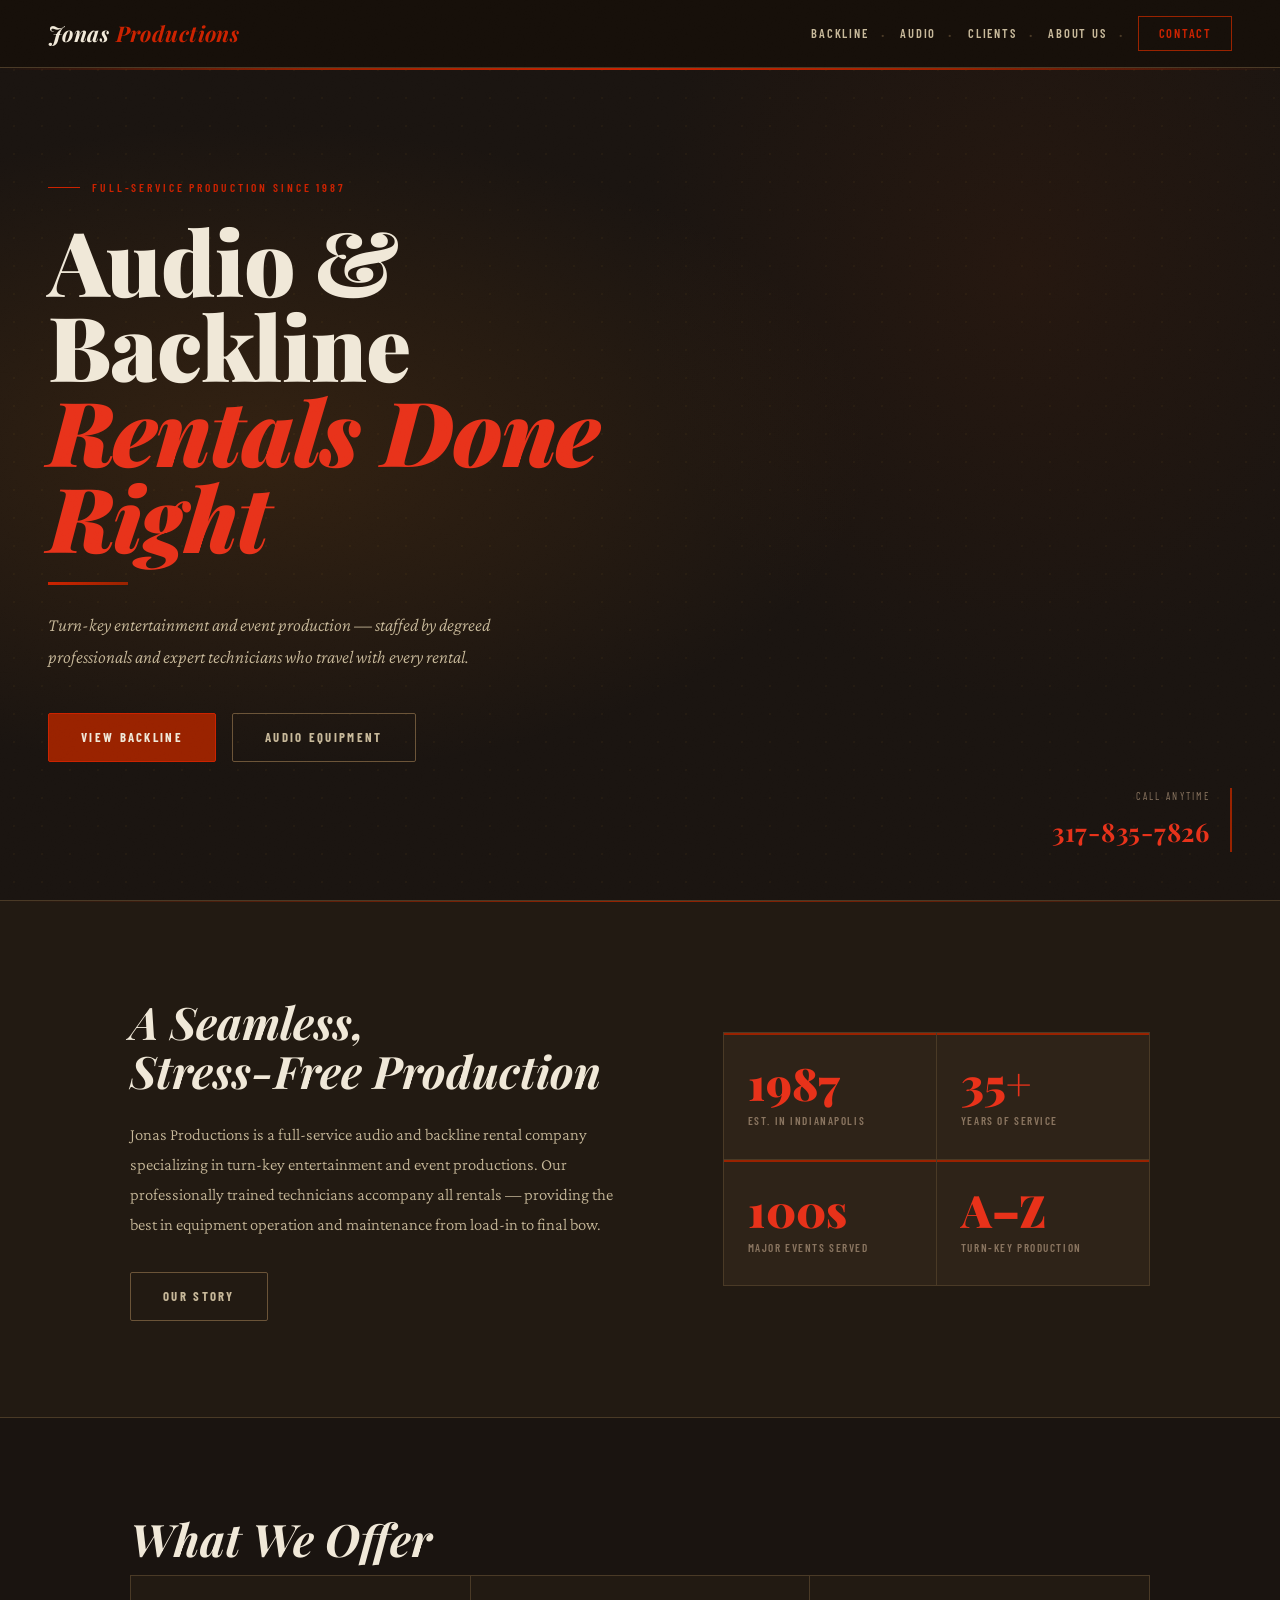
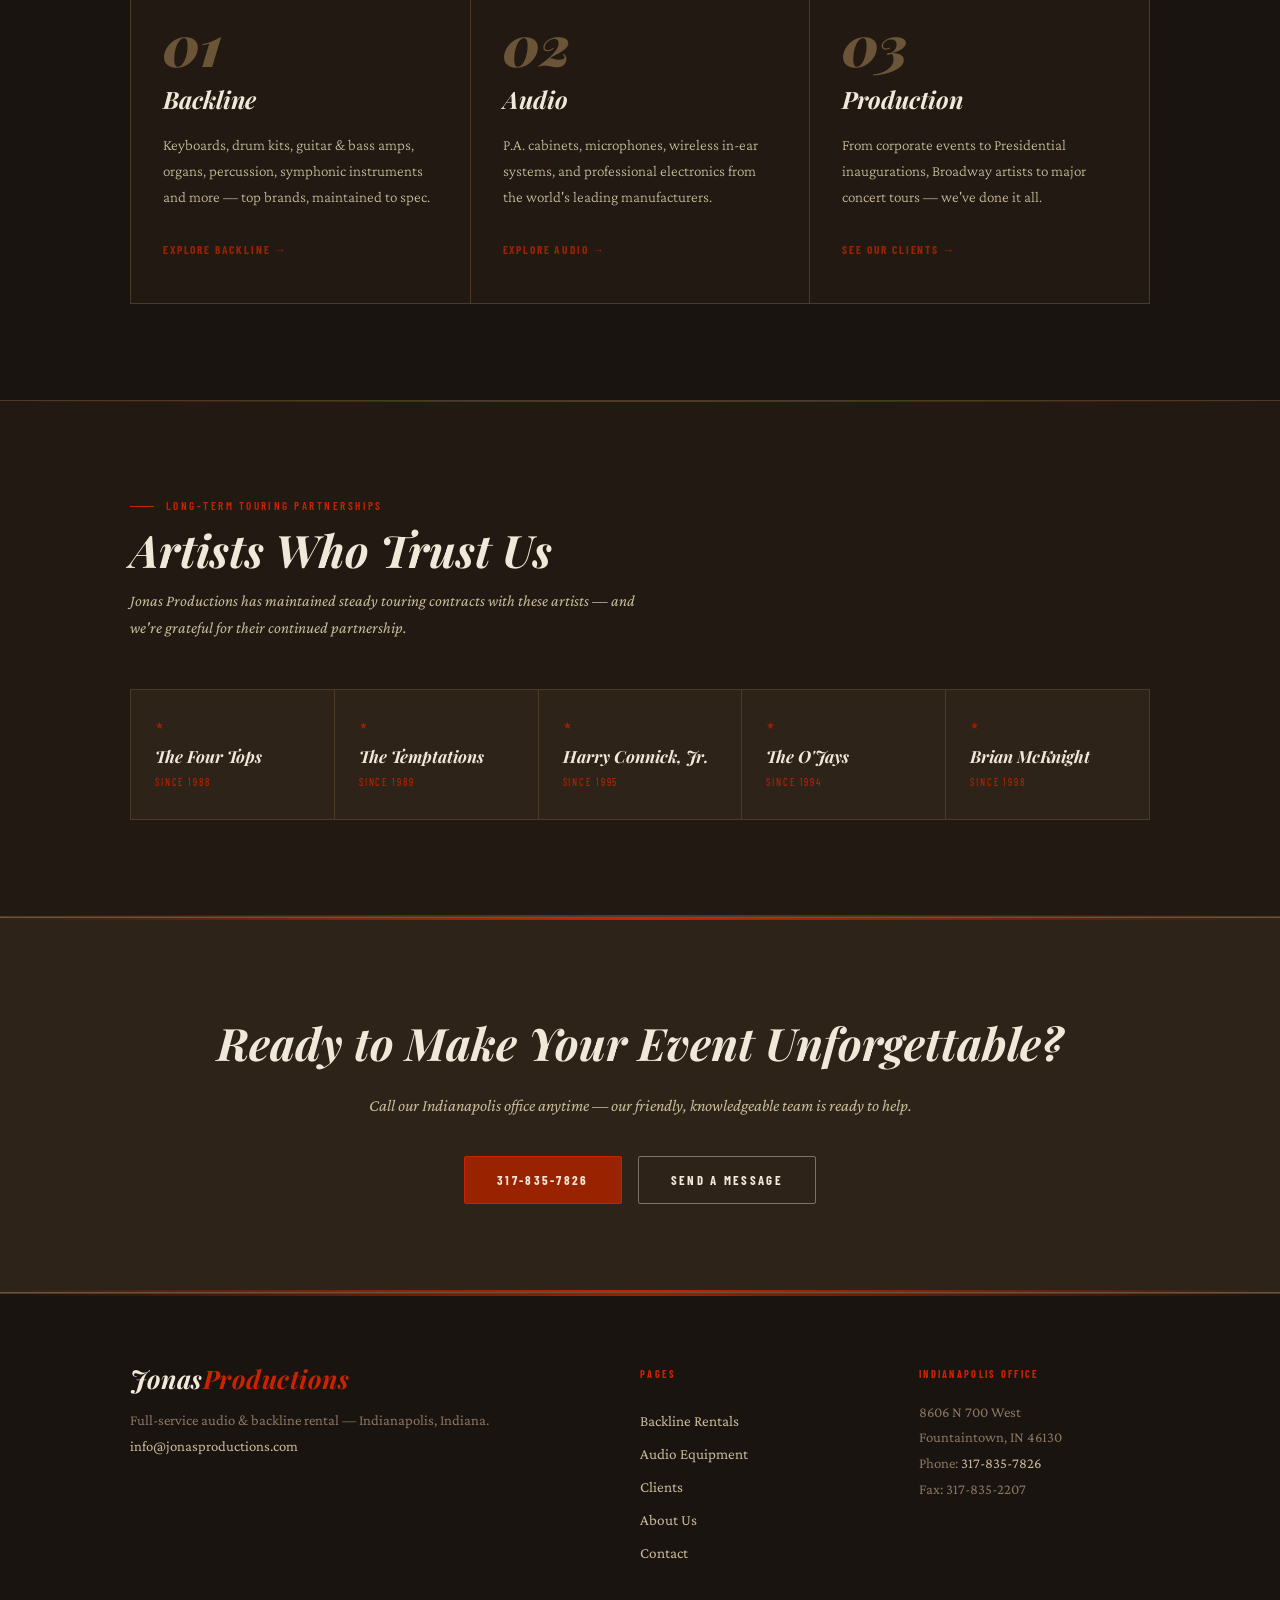
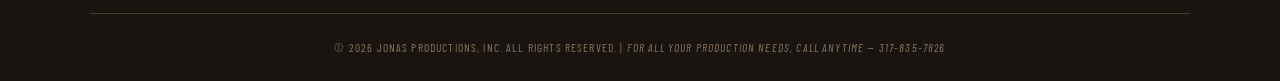
<file: index.html>
<!DOCTYPE html>
<html lang="en">
<head>
<meta charset="UTF-8">
<meta name="viewport" content="width=device-width, initial-scale=1.0">
<title>Jonas Productions — Audio & Backline Rentals Since 1987</title>
<meta name="description" content="Jonas Productions — full-service audio and backline rental company. Turn-key event production staffed by degreed professionals. Serving artists and corporations since 1987. Indianapolis, Indiana.">
<meta property="og:title" content="Jonas Productions — Audio and Backline Rentals Since 1987">
<meta property="og:description" content="Full-service audio and backline rental. Professionally trained technicians accompany every rental. Indianapolis, Indiana.">
<meta property="og:url" content="https://jonasproductions.com/">
<meta property="og:type" content="website">
<link href="https://fonts.googleapis.com/css2?family=Playfair+Display:ital,wght@0,400;0,700;0,900;1,400;1,700&family=Crimson+Pro:ital,wght@0,300;0,400;0,600;1,300;1,400&family=Barlow+Condensed:wght@400;600;700&display=swap" rel="stylesheet">
<link rel="stylesheet" href="style.css">
</head>
<body>

<header>
  <a href="index.html" class="logo">Jonas<span> Productions</span></a>
  <nav>
    <a href="backline.html">Backline</a>
    <a href="audio.html">Audio</a>
    <a href="clients.html">Clients</a>
    <a href="about.html">About Us</a>
    <a href="contact.html" class="nav-cta">Contact</a>
  </nav>
  <button class="hamburger" aria-label="Menu">&#9776;</button>
</header>

<section class="hero">
  <div class="hero-bg"></div>
  <div class="hero-content">
    <p class="hero-eyebrow">Full-Service Production Since 1987</p>
    <h1>Audio &amp; Backline<br><em>Rentals Done Right</em></h1>
    <div class="hero-rule"></div>
    <p class="hero-sub">Turn-key entertainment and event production — staffed by degreed professionals and expert technicians who travel with every rental.</p>
    <div class="hero-actions">
      <a href="backline.html" class="btn btn-primary">View Backline</a>
      <a href="audio.html" class="btn btn-secondary">Audio Equipment</a>
    </div>
  </div>
  <div class="hero-phone">
    <span>Call Anytime</span>
    <a href="tel:3178357826">317-835-7826</a>
  </div>
</section>

<section class="intro">
  <div class="container">
    <div class="intro-grid">
      <div class="intro-text">
        <h2>A Seamless,<br>Stress-Free Production</h2>
        <p>Jonas Productions is a full-service audio and backline rental company specializing in turn-key entertainment and event productions. Our professionally trained technicians accompany all rentals — providing the best in equipment operation and maintenance from load-in to final bow.</p>
        <a href="about.html" class="btn btn-outline">Our Story</a>
      </div>
      <div class="intro-stats">
        <div class="stat">
          <span class="stat-num">1987</span>
          <span class="stat-label">Est. in Indianapolis</span>
        </div>
        <div class="stat">
          <span class="stat-num">35+</span>
          <span class="stat-label">Years of Service</span>
        </div>
        <div class="stat">
          <span class="stat-num">100s</span>
          <span class="stat-label">Major Events Served</span>
        </div>
        <div class="stat">
          <span class="stat-num">A–Z</span>
          <span class="stat-label">Turn-Key Production</span>
        </div>
      </div>
    </div>
  </div>
</section>

<section class="services">
  <div class="container">
    <h2 class="section-title">What We Offer</h2>
    <div class="services-grid">
      <a href="backline.html" class="service-card">
        <div class="service-num">01</div>
        <h3>Backline</h3>
        <p>Keyboards, drum kits, guitar &amp; bass amps, organs, percussion, symphonic instruments and more — top brands, maintained to spec.</p>
        <span class="service-link">Explore Backline →</span>
      </a>
      <a href="audio.html" class="service-card">
        <div class="service-num">02</div>
        <h3>Audio</h3>
        <p>P.A. cabinets, microphones, wireless in-ear systems, and professional electronics from the world's leading manufacturers.</p>
        <span class="service-link">Explore Audio →</span>
      </a>
      <a href="clients.html" class="service-card">
        <div class="service-num">03</div>
        <h3>Production</h3>
        <p>From corporate events to Presidential inaugurations, Broadway artists to major concert tours — we've done it all.</p>
        <span class="service-link">See Our Clients →</span>
      </a>
    </div>
  </div>
</section>

<section class="touring">
  <div class="container">
    <p class="section-eyebrow">Long-Term Touring Partnerships</p>
    <h2 class="section-title">Artists Who Trust Us</h2>
    <p class="section-sub">Jonas Productions has maintained steady touring contracts with these artists — and we're grateful for their continued partnership.</p>
    <div class="touring-grid">
      <div class="touring-act"><span>The Four Tops</span><em>Since 1988</em></div>
      <div class="touring-act"><span>The Temptations</span><em>Since 1989</em></div>
      <div class="touring-act"><span>Harry Connick, Jr.</span><em>Since 1995</em></div>
      <div class="touring-act"><span>The O'Jays</span><em>Since 1994</em></div>
      <div class="touring-act"><span>Brian McKnight</span><em>Since 1998</em></div>
    </div>
  </div>
</section>

<section class="cta-banner">
  <div class="container">
    <h2>Ready to Make Your Event Unforgettable?</h2>
    <p>Call our Indianapolis office anytime — our friendly, knowledgeable team is ready to help.</p>
    <div class="cta-actions">
      <a href="tel:3178357826" class="btn btn-primary">317-835-7826</a>
      <a href="contact.html" class="btn btn-outline-light">Send a Message</a>
    </div>
  </div>
</section>

<footer>
  <div class="container footer-grid">
    <div class="footer-brand">
      <span class="logo">Jonas<em>Productions</em></span>
      <p>Full-service audio &amp; backline rental — Indianapolis, Indiana.</p>
      <p><a href="mailto:info@jonasproductions.com">info@jonasproductions.com</a></p>
    </div>
    <div class="footer-nav">
      <h4>Pages</h4>
      <a href="backline.html">Backline Rentals</a>
      <a href="audio.html">Audio Equipment</a>
      <a href="clients.html">Clients</a>
      <a href="about.html">About Us</a>
      <a href="contact.html">Contact</a>
    </div>
    <div class="footer-contact">
      <h4>Indianapolis Office</h4>
      <p>8606 N 700 West<br>Fountaintown, IN 46130</p>
      <p>Phone: <a href="tel:3178357826">317-835-7826</a></p>
      <p>Fax: 317-835-2207</p>
    </div>
  </div>
  <div class="footer-bottom">
    <p>© 2026 Jonas Productions, Inc. All rights reserved. | <em>For all your production needs, call anytime — 317-835-7826</em></p>
  </div>
</footer>

<script src="nav.js"></script>
</body>
</html>
</file>
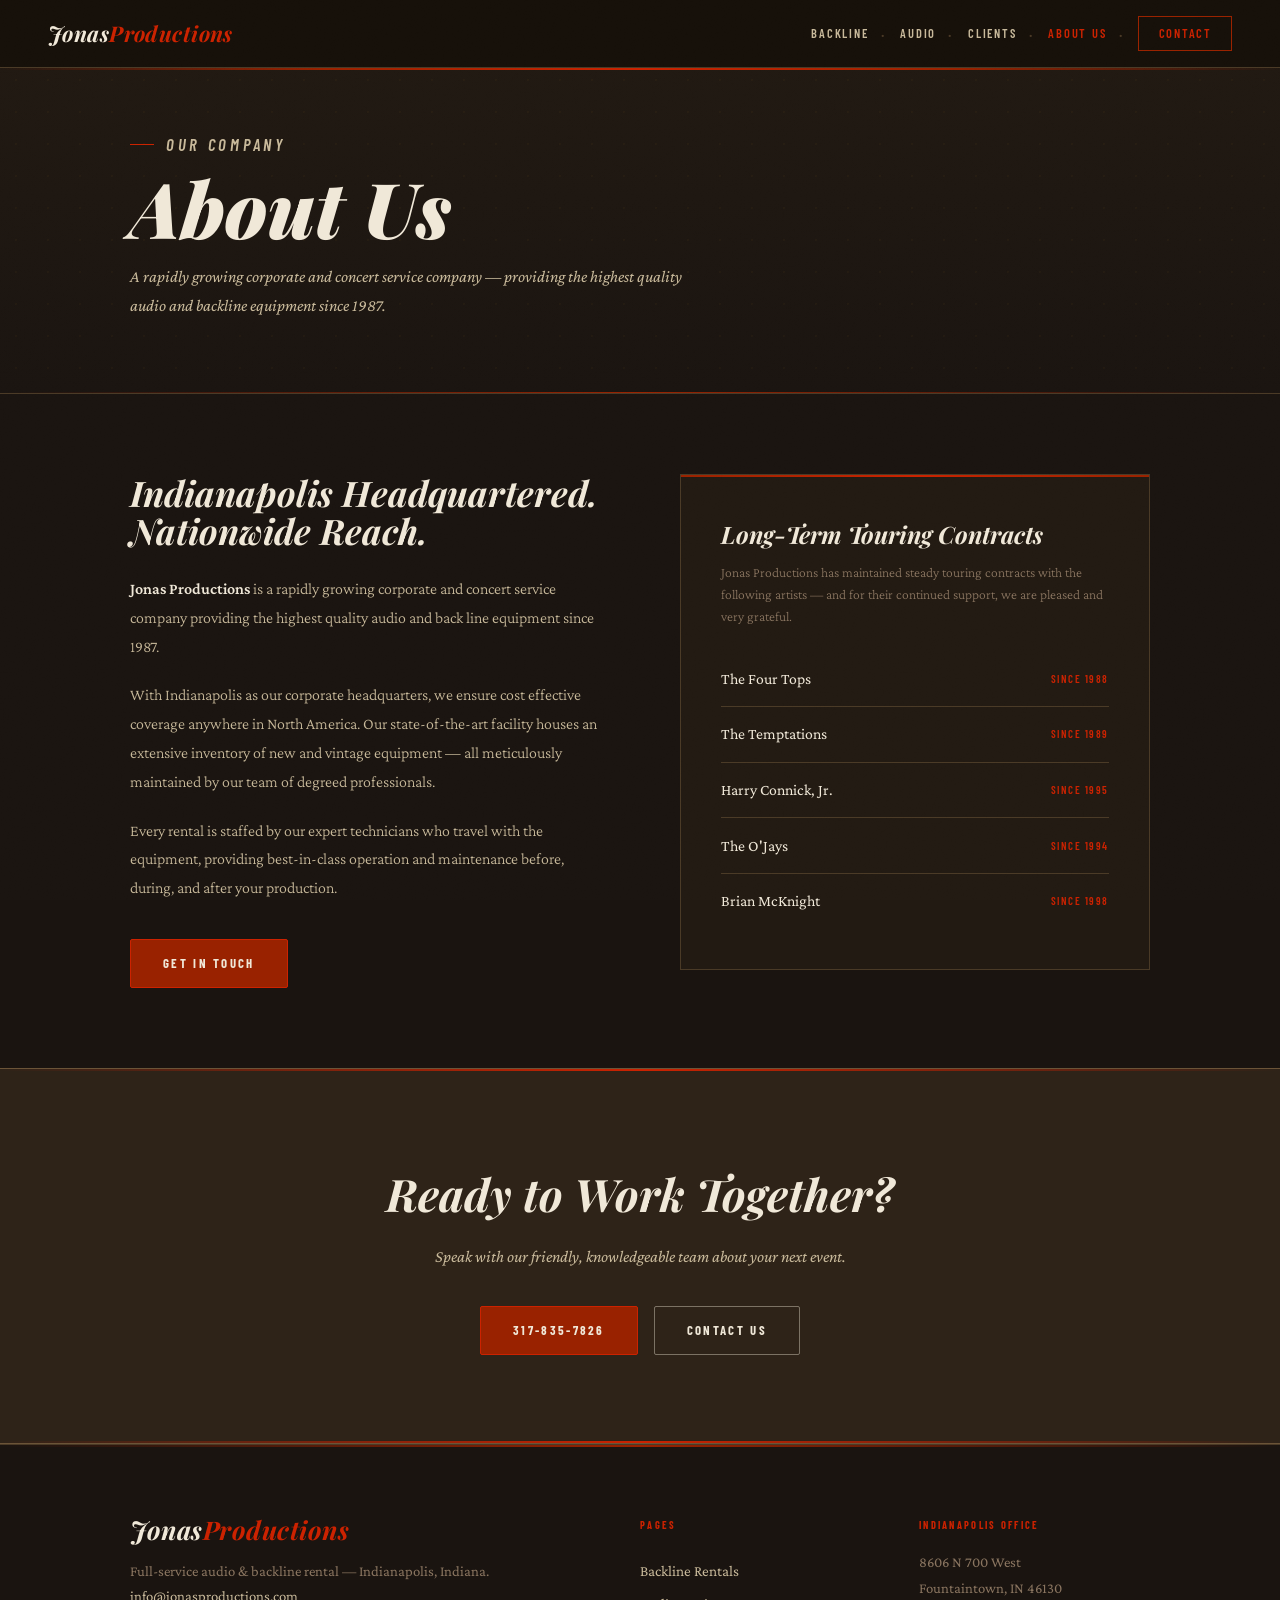
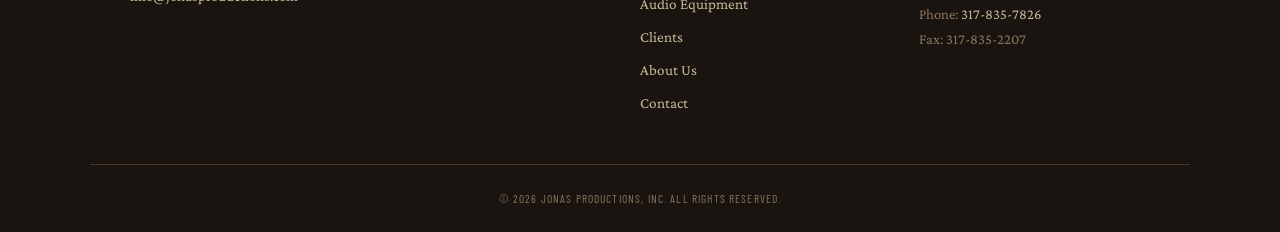
<file: about.html>
<!DOCTYPE html>
<html lang="en">
<head>
<meta charset="UTF-8">
<meta name="viewport" content="width=device-width, initial-scale=1.0">
<title>About Us — Jonas Productions</title>
<meta name="description" content="About Jonas Productions — full-service audio and backline rental since 1987. Long-term touring partnerships with The Four Tops, The Temptations, Harry Connick Jr., The O'Jays, and Brian McKnight.">
<meta property="og:title" content="About Us — Jonas Productions">
<meta property="og:description" content="A rapidly growing corporate and concert service company providing the highest quality audio and backline equipment since 1987. Indianapolis headquartered, nationwide reach.">
<meta property="og:url" content="https://jonasproductions.com/about.html">
<meta property="og:type" content="website">
<link href="https://fonts.googleapis.com/css2?family=Playfair+Display:ital,wght@0,400;0,700;0,900;1,400;1,700&family=Crimson+Pro:ital,wght@0,300;0,400;0,600;1,300;1,400&family=Barlow+Condensed:wght@400;600;700&display=swap" rel="stylesheet">
<link rel="stylesheet" href="style.css">
</head>
<body>

<header>
  <a href="index.html" class="logo">Jonas<span>Productions</span></a>
  <nav>
    <a href="backline.html">Backline</a>
    <a href="audio.html">Audio</a>
    <a href="clients.html">Clients</a>
    <a href="about.html">About Us</a>
    <a href="contact.html" class="nav-cta">Contact</a>
  </nav>
  <button class="hamburger" aria-label="Menu">&#9776;</button>
</header>

<div class="page-hero">
  <div class="container">
    <p class="section-eyebrow">Our Company</p>
    <h1>About Us</h1>
    <p>A rapidly growing corporate and concert service company — providing the highest quality audio and backline equipment since 1987.</p>
  </div>
</div>

<section class="container">
  <div class="about-grid">

    <div class="about-text">
      <h2>Indianapolis Headquartered.<br>Nationwide Reach.</h2>
      <p>
        <strong>Jonas Productions</strong> is a rapidly growing corporate and concert service company providing the highest quality audio and back line equipment since 1987.
      </p>
      <p>
        With Indianapolis as our corporate headquarters, we ensure cost effective coverage anywhere in North America. Our state-of-the-art facility houses an extensive inventory of new and vintage equipment — all meticulously maintained by our team of degreed professionals.
      </p>
      <p>
        Every rental is staffed by our expert technicians who travel with the equipment, providing best-in-class operation and maintenance before, during, and after your production.
      </p>
      <a href="contact.html" class="btn btn-primary" style="margin-top:1rem;">Get in Touch</a>
    </div>

    <div class="about-tours">
      <h3>Long-Term Touring Contracts</h3>
      <p style="font-size:0.85rem;color:var(--muted);font-weight:300;margin-bottom:1.5rem;line-height:1.6;">Jonas Productions has maintained steady touring contracts with the following artists — and for their continued support, we are pleased and very grateful.</p>
      <!-- TOURS_START -->
      <div class="tour-item">
        <span>The Four Tops</span>
        <em>Since 1988</em>
      </div>
      <div class="tour-item">
        <span>The Temptations</span>
        <em>Since 1989</em>
      </div>
      <div class="tour-item">
        <span>Harry Connick, Jr.</span>
        <em>Since 1995</em>
      </div>
      <div class="tour-item">
        <span>The O'Jays</span>
        <em>Since 1994</em>
      </div>
      <div class="tour-item">
        <span>Brian McKnight</span>
        <em>Since 1998</em>
      </div>
      <!-- TOURS_END -->
    </div>

  </div>
</section>

<section class="cta-banner">
  <div class="container">
    <h2>Ready to Work Together?</h2>
    <p>Speak with our friendly, knowledgeable team about your next event.</p>
    <div class="cta-actions">
      <a href="tel:3178357826" class="btn btn-primary">317-835-7826</a>
      <a href="contact.html" class="btn btn-outline-light">Contact Us</a>
    </div>
  </div>
</section>

<footer>
  <div class="container footer-grid">
    <div class="footer-brand">
      <span class="logo">Jonas<em>Productions</em></span>
      <p>Full-service audio &amp; backline rental — Indianapolis, Indiana.</p>
      <p><a href="mailto:info@jonasproductions.com">info@jonasproductions.com</a></p>
    </div>
    <div class="footer-nav">
      <h4>Pages</h4>
      <a href="backline.html">Backline Rentals</a>
      <a href="audio.html">Audio Equipment</a>
      <a href="clients.html">Clients</a>
      <a href="about.html">About Us</a>
      <a href="contact.html">Contact</a>
    </div>
    <div class="footer-contact">
      <h4>Indianapolis Office</h4>
      <p>8606 N 700 West<br>Fountaintown, IN 46130</p>
      <p>Phone: <a href="tel:3178357826">317-835-7826</a></p>
      <p>Fax: 317-835-2207</p>
    </div>
  </div>
  <div class="footer-bottom">
    <p>© 2026 Jonas Productions, Inc. All rights reserved.</p>
  </div>
</footer>

<script src="nav.js"></script>
</body>
</html>
</file>
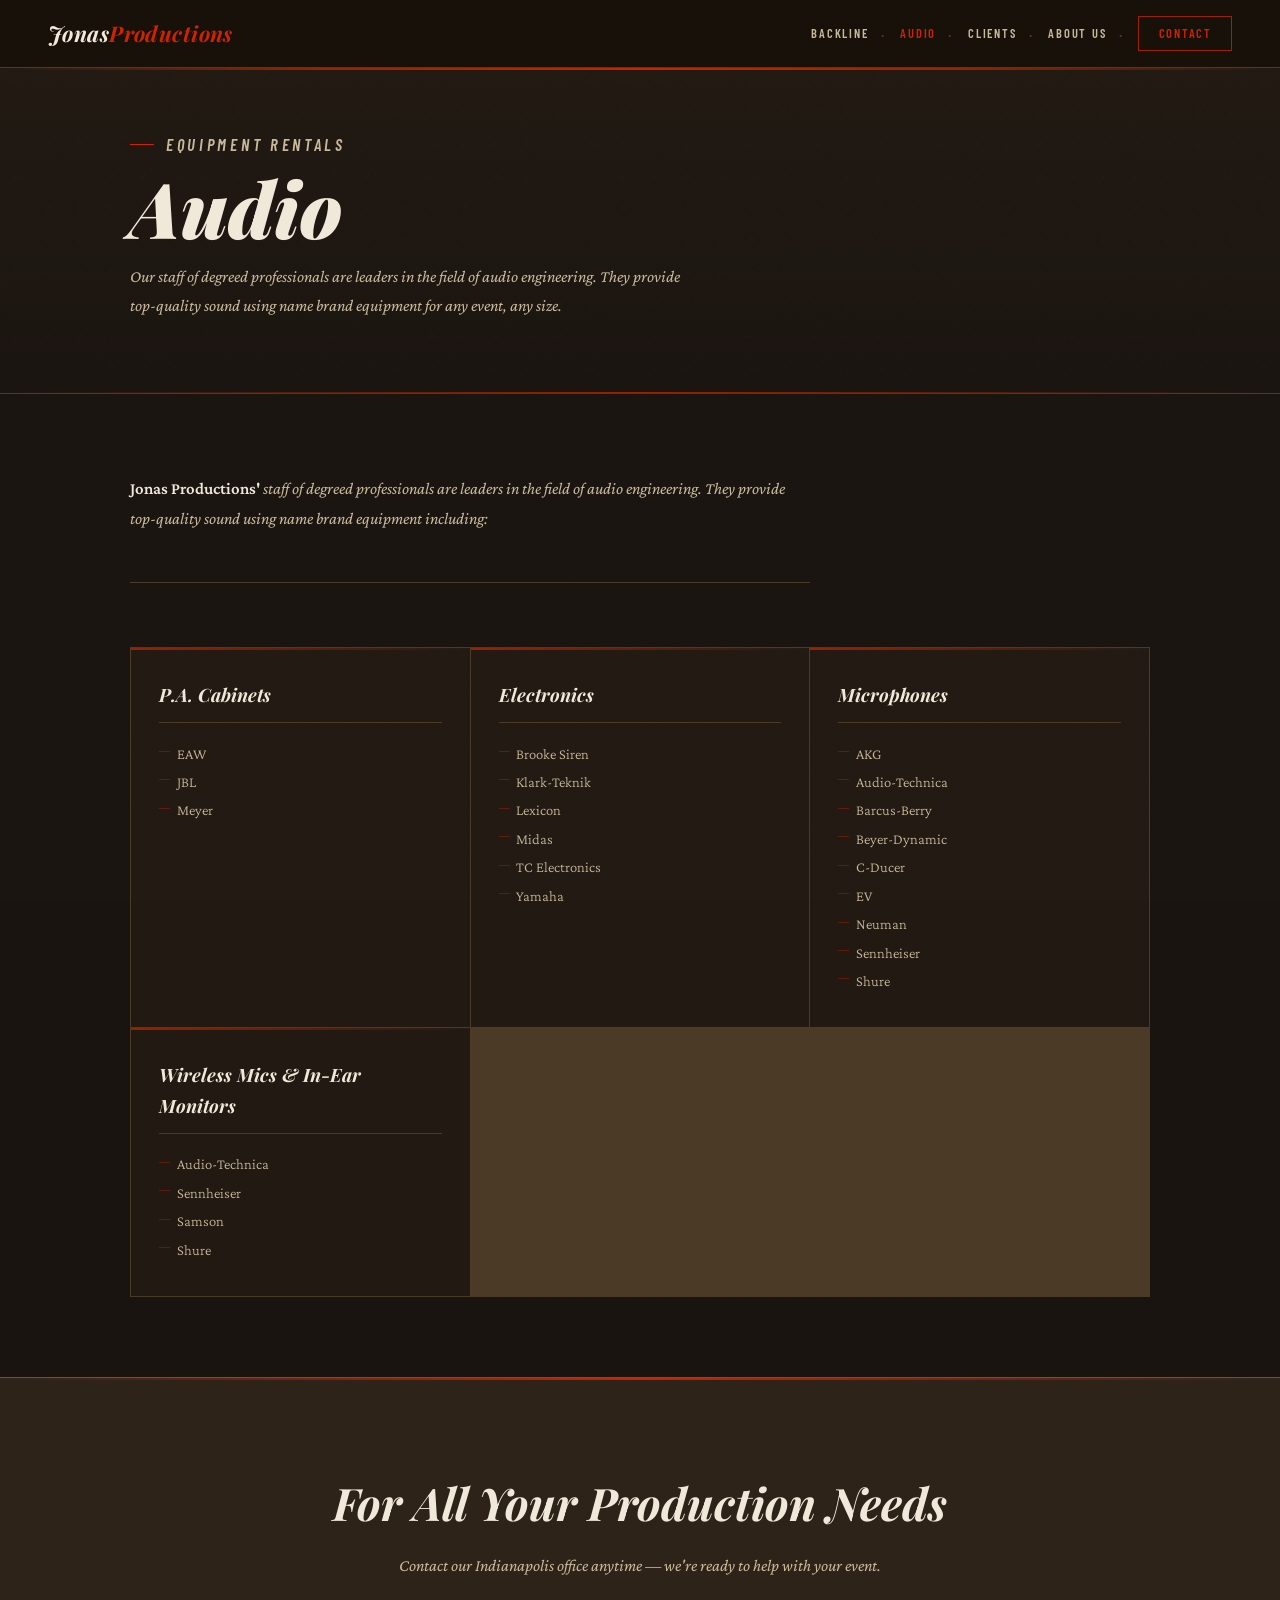
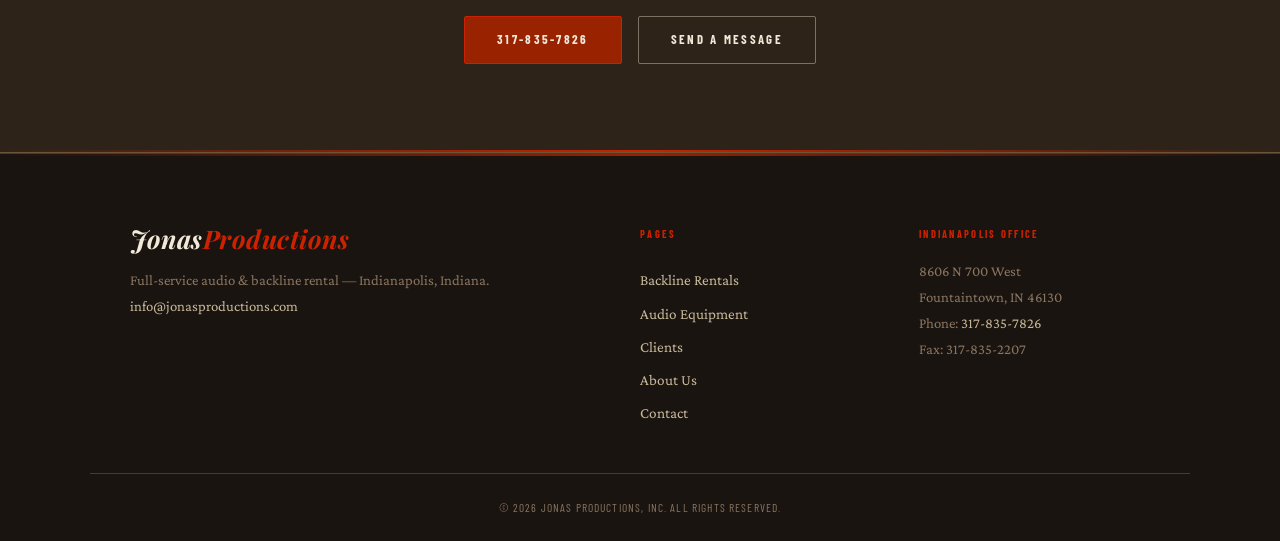
<file: audio.html>
<!DOCTYPE html>
<html lang="en">
<head>
<meta charset="UTF-8">
<meta name="viewport" content="width=device-width, initial-scale=1.0">
<title>Audio Equipment — Jonas Productions</title>
<meta name="description" content="Jonas Productions professional audio equipment rental — PA systems, microphones, wireless in-ear monitors, electronics. EAW, JBL, Meyer, Shure, Sennheiser, Midas, and more.">
<meta property="og:title" content="Audio Equipment — Jonas Productions">
<meta property="og:description" content="Professional audio rental including PA cabinets, microphones, wireless systems, and professional electronics from the world's leading manufacturers.">
<meta property="og:url" content="https://jonasproductions.com/audio.html">
<meta property="og:type" content="website">
<link href="https://fonts.googleapis.com/css2?family=Playfair+Display:ital,wght@0,400;0,700;0,900;1,400;1,700&family=Crimson+Pro:ital,wght@0,300;0,400;0,600;1,300;1,400&family=Barlow+Condensed:wght@400;600;700&display=swap" rel="stylesheet">
<link rel="stylesheet" href="style.css">
</head>
<body>

<header>
  <a href="index.html" class="logo">Jonas<span>Productions</span></a>
  <nav>
    <a href="backline.html">Backline</a>
    <a href="audio.html">Audio</a>
    <a href="clients.html">Clients</a>
    <a href="about.html">About Us</a>
    <a href="contact.html" class="nav-cta">Contact</a>
  </nav>
  <button class="hamburger" aria-label="Menu">&#9776;</button>
</header>

<div class="page-hero">
  <div class="container">
    <p class="section-eyebrow">Equipment Rentals</p>
    <h1>Audio</h1>
    <p>Our staff of degreed professionals are leaders in the field of audio engineering. They provide top-quality sound using name brand equipment for any event, any size.</p>
  </div>
</div>

<section class="equip-page">
  <div class="container">

    <p class="equip-intro">
      <strong>Jonas Productions'</strong> staff of degreed professionals are leaders in the field of audio engineering. They provide top-quality sound using name brand equipment including:
    </p>

    <!-- AUDIO_CATEGORIES_START -->
    <div class="equip-grid">

      <div class="equip-category">
        <h3>P.A. Cabinets</h3>
        <ul>
          <li>EAW</li>
          <li>JBL</li>
          <li>Meyer</li>
        </ul>
      </div>

      <div class="equip-category">
        <h3>Electronics</h3>
        <ul>
          <li>Brooke Siren</li>
          <li>Klark-Teknik</li>
          <li>Lexicon</li>
          <li>Midas</li>
          <li>TC Electronics</li>
          <li>Yamaha</li>
        </ul>
      </div>

      <div class="equip-category">
        <h3>Microphones</h3>
        <ul>
          <li>AKG</li>
          <li>Audio-Technica</li>
          <li>Barcus-Berry</li>
          <li>Beyer-Dynamic</li>
          <li>C-Ducer</li>
          <li>EV</li>
          <li>Neuman</li>
          <li>Sennheiser</li>
          <li>Shure</li>
        </ul>
      </div>

      <div class="equip-category">
        <h3>Wireless Mics &amp; In-Ear Monitors</h3>
        <ul>
          <li>Audio-Technica</li>
          <li>Sennheiser</li>
          <li>Samson</li>
          <li>Shure</li>
        </ul>
      </div>

    </div>
    <!-- AUDIO_CATEGORIES_END -->

  </div>
</section>

<section class="cta-banner">
  <div class="container">
    <h2>For All Your Production Needs</h2>
    <p>Contact our Indianapolis office anytime — we're ready to help with your event.</p>
    <div class="cta-actions">
      <a href="tel:3178357826" class="btn btn-primary">317-835-7826</a>
      <a href="contact.html" class="btn btn-outline-light">Send a Message</a>
    </div>
  </div>
</section>

<footer>
  <div class="container footer-grid">
    <div class="footer-brand">
      <span class="logo">Jonas<em>Productions</em></span>
      <p>Full-service audio &amp; backline rental — Indianapolis, Indiana.</p>
      <p><a href="mailto:info@jonasproductions.com">info@jonasproductions.com</a></p>
    </div>
    <div class="footer-nav">
      <h4>Pages</h4>
      <a href="backline.html">Backline Rentals</a>
      <a href="audio.html">Audio Equipment</a>
      <a href="clients.html">Clients</a>
      <a href="about.html">About Us</a>
      <a href="contact.html">Contact</a>
    </div>
    <div class="footer-contact">
      <h4>Indianapolis Office</h4>
      <p>8606 N 700 West<br>Fountaintown, IN 46130</p>
      <p>Phone: <a href="tel:3178357826">317-835-7826</a></p>
      <p>Fax: 317-835-2207</p>
    </div>
  </div>
  <div class="footer-bottom">
    <p>© 2026 Jonas Productions, Inc. All rights reserved.</p>
  </div>
</footer>

<script src="nav.js"></script>
</body>
</html>
</file>
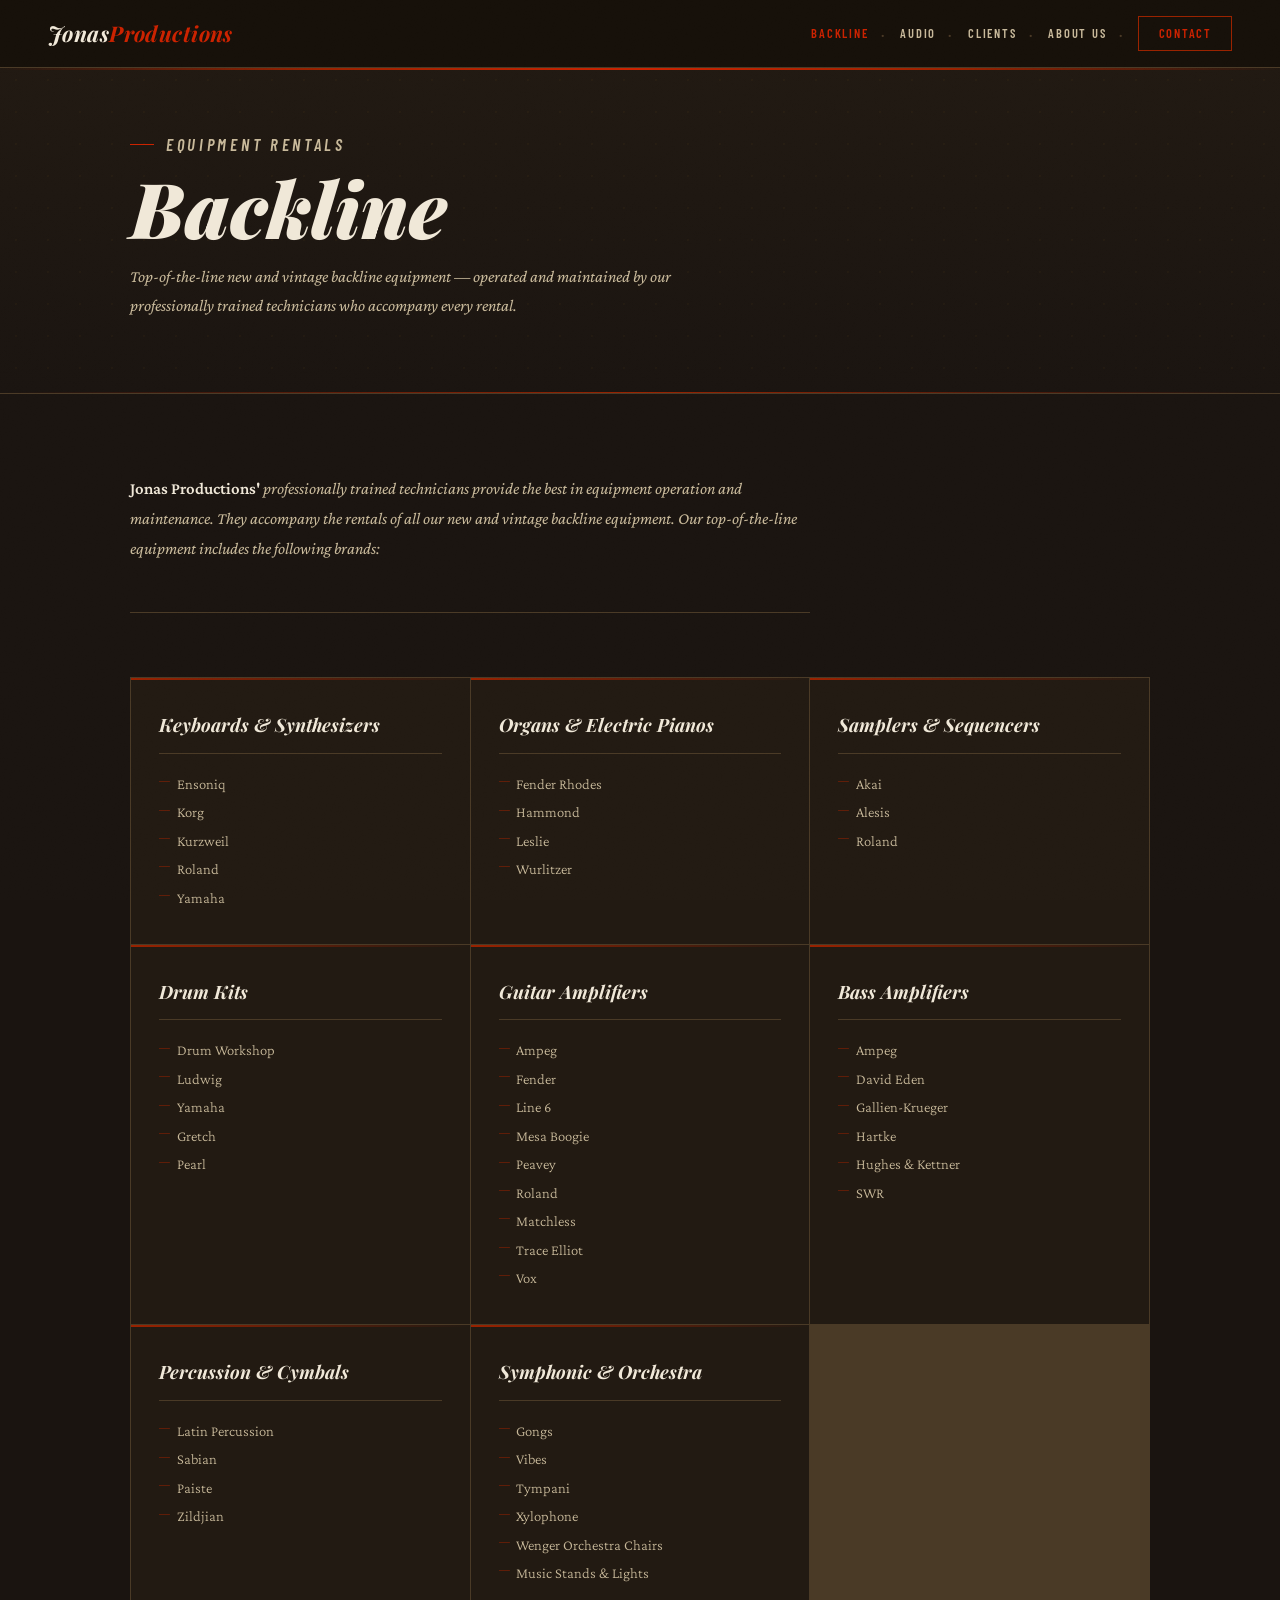
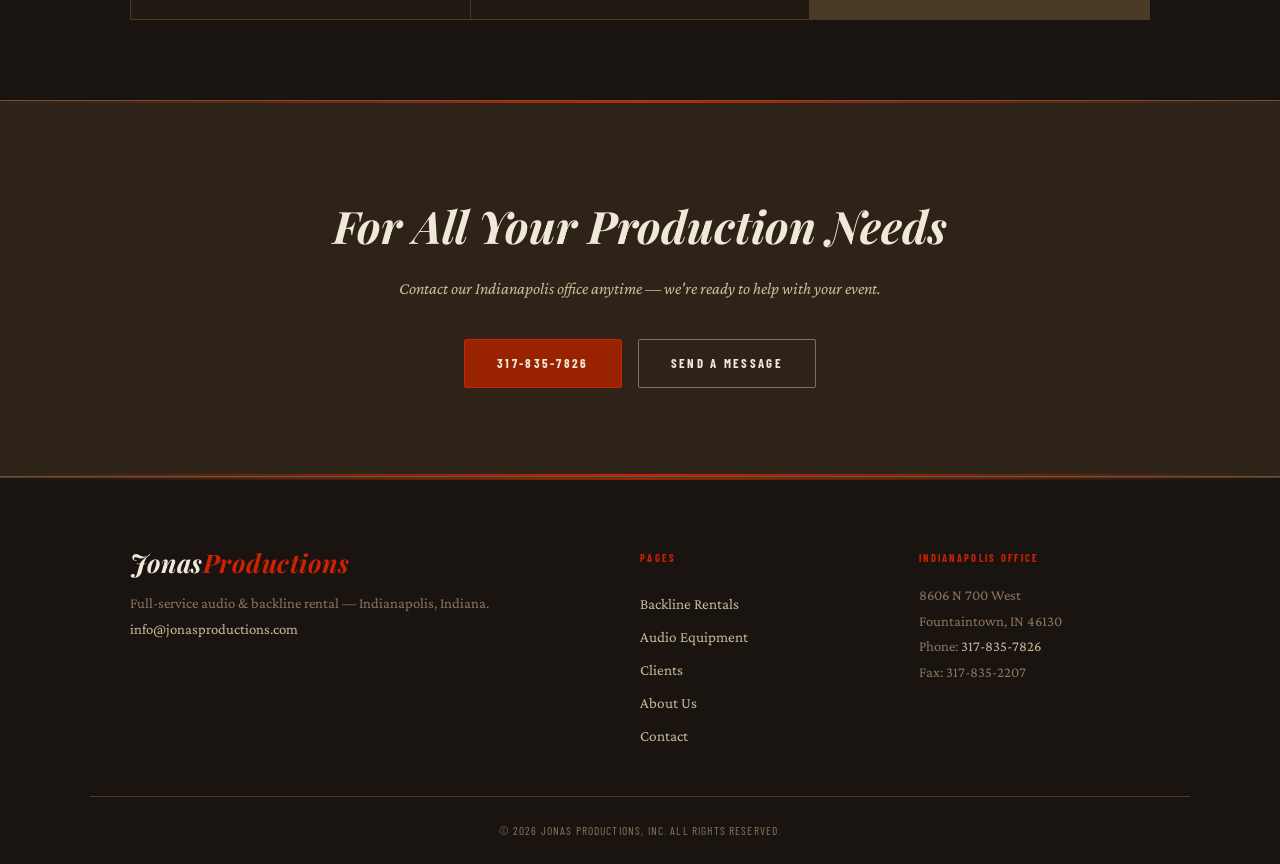
<file: backline.html>
<!DOCTYPE html>
<html lang="en">
<head>
<meta charset="UTF-8">
<meta name="viewport" content="width=device-width, initial-scale=1.0">
<title>Backline Rentals — Jonas Productions</title>
<meta name="description" content="Jonas Productions backline rental inventory — keyboards, drum kits, guitar and bass amplifiers, organs, percussion, symphonic instruments. Top brands, maintained to spec.">
<meta property="og:title" content="Backline Rentals — Jonas Productions">
<meta property="og:description" content="Full backline rental inventory including Yamaha, Roland, Ampeg, Fender, Ludwig, DW, Hammond, and more. Professionally staffed.">
<meta property="og:url" content="https://jonasproductions.com/backline.html">
<meta property="og:type" content="website">
<link href="https://fonts.googleapis.com/css2?family=Playfair+Display:ital,wght@0,400;0,700;0,900;1,400;1,700&family=Crimson+Pro:ital,wght@0,300;0,400;0,600;1,300;1,400&family=Barlow+Condensed:wght@400;600;700&display=swap" rel="stylesheet">
<link rel="stylesheet" href="style.css">
</head>
<body>

<header>
  <a href="index.html" class="logo">Jonas<span>Productions</span></a>
  <nav>
    <a href="backline.html">Backline</a>
    <a href="audio.html">Audio</a>
    <a href="clients.html">Clients</a>
    <a href="about.html">About Us</a>
    <a href="contact.html" class="nav-cta">Contact</a>
  </nav>
  <button class="hamburger" aria-label="Menu">&#9776;</button>
</header>

<div class="page-hero">
  <div class="container">
    <p class="section-eyebrow">Equipment Rentals</p>
    <h1>Backline</h1>
    <p>Top-of-the-line new and vintage backline equipment — operated and maintained by our professionally trained technicians who accompany every rental.</p>
  </div>
</div>

<section class="equip-page">
  <div class="container">

    <p class="equip-intro">
      <strong>Jonas Productions'</strong> professionally trained technicians provide the best in equipment operation and maintenance. They accompany the rentals of all our new and vintage backline equipment. Our top-of-the-line equipment includes the following brands:
    </p>

    <!-- BACKLINE_CATEGORIES_START -->
    <div class="equip-grid">

      <div class="equip-category">
        <h3>Keyboards &amp; Synthesizers</h3>
        <ul>
          <li>Ensoniq</li>
          <li>Korg</li>
          <li>Kurzweil</li>
          <li>Roland</li>
          <li>Yamaha</li>
        </ul>
      </div>

      <div class="equip-category">
        <h3>Organs &amp; Electric Pianos</h3>
        <ul>
          <li>Fender Rhodes</li>
          <li>Hammond</li>
          <li>Leslie</li>
          <li>Wurlitzer</li>
        </ul>
      </div>

      <div class="equip-category">
        <h3>Samplers &amp; Sequencers</h3>
        <ul>
          <li>Akai</li>
          <li>Alesis</li>
          <li>Roland</li>
        </ul>
      </div>

      <div class="equip-category">
        <h3>Drum Kits</h3>
        <ul>
          <li>Drum Workshop</li>
          <li>Ludwig</li>
          <li>Yamaha</li>
          <li>Gretch</li>
          <li>Pearl</li>
        </ul>
      </div>

      <div class="equip-category">
        <h3>Guitar Amplifiers</h3>
        <ul>
          <li>Ampeg</li>
          <li>Fender</li>
          <li>Line 6</li>
          <li>Mesa Boogie</li>
          <li>Peavey</li>
          <li>Roland</li>
          <li>Matchless</li>
          <li>Trace Elliot</li>
          <li>Vox</li>
        </ul>
      </div>

      <div class="equip-category">
        <h3>Bass Amplifiers</h3>
        <ul>
          <li>Ampeg</li>
          <li>David Eden</li>
          <li>Gallien-Krueger</li>
          <li>Hartke</li>
          <li>Hughes &amp; Kettner</li>
          <li>SWR</li>
        </ul>
      </div>

      <div class="equip-category">
        <h3>Percussion &amp; Cymbals</h3>
        <ul>
          <li>Latin Percussion</li>
          <li>Sabian</li>
          <li>Paiste</li>
          <li>Zildjian</li>
        </ul>
      </div>

      <div class="equip-category">
        <h3>Symphonic &amp; Orchestra</h3>
        <ul>
          <li>Gongs</li>
          <li>Vibes</li>
          <li>Tympani</li>
          <li>Xylophone</li>
          <li>Wenger Orchestra Chairs</li>
          <li>Music Stands &amp; Lights</li>
        </ul>
      </div>

    </div>
    <!-- BACKLINE_CATEGORIES_END -->

  </div>
</section>

<section class="cta-banner">
  <div class="container">
    <h2>For All Your Production Needs</h2>
    <p>Contact our Indianapolis office anytime — we're ready to help with your event.</p>
    <div class="cta-actions">
      <a href="tel:3178357826" class="btn btn-primary">317-835-7826</a>
      <a href="contact.html" class="btn btn-outline-light">Send a Message</a>
    </div>
  </div>
</section>

<footer>
  <div class="container footer-grid">
    <div class="footer-brand">
      <span class="logo">Jonas<em>Productions</em></span>
      <p>Full-service audio &amp; backline rental — Indianapolis, Indiana.</p>
      <p><a href="mailto:info@jonasproductions.com">info@jonasproductions.com</a></p>
    </div>
    <div class="footer-nav">
      <h4>Pages</h4>
      <a href="backline.html">Backline Rentals</a>
      <a href="audio.html">Audio Equipment</a>
      <a href="clients.html">Clients</a>
      <a href="about.html">About Us</a>
      <a href="contact.html">Contact</a>
    </div>
    <div class="footer-contact">
      <h4>Indianapolis Office</h4>
      <p>8606 N 700 West<br>Fountaintown, IN 46130</p>
      <p>Phone: <a href="tel:3178357826">317-835-7826</a></p>
      <p>Fax: 317-835-2207</p>
    </div>
  </div>
  <div class="footer-bottom">
    <p>© 2026 Jonas Productions, Inc. All rights reserved.</p>
  </div>
</footer>

<script src="nav.js"></script>
</body>
</html>
</file>
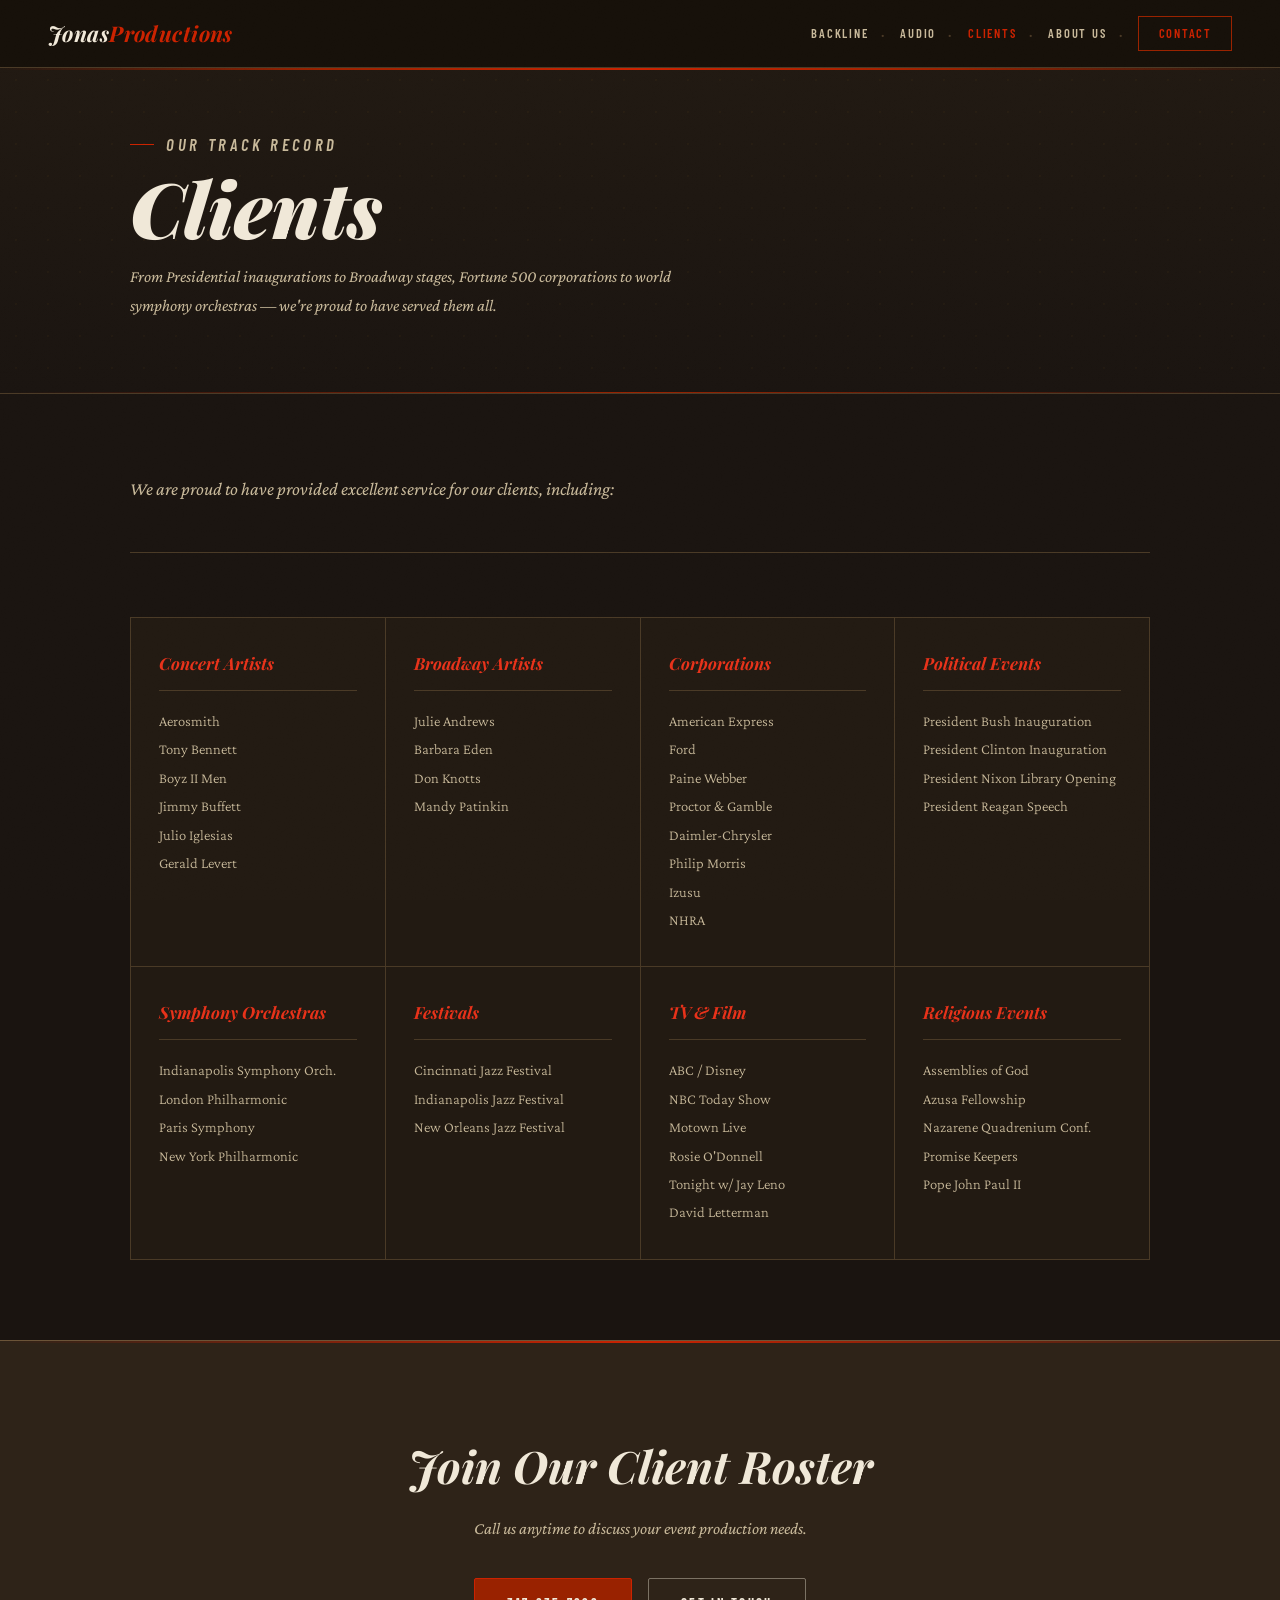
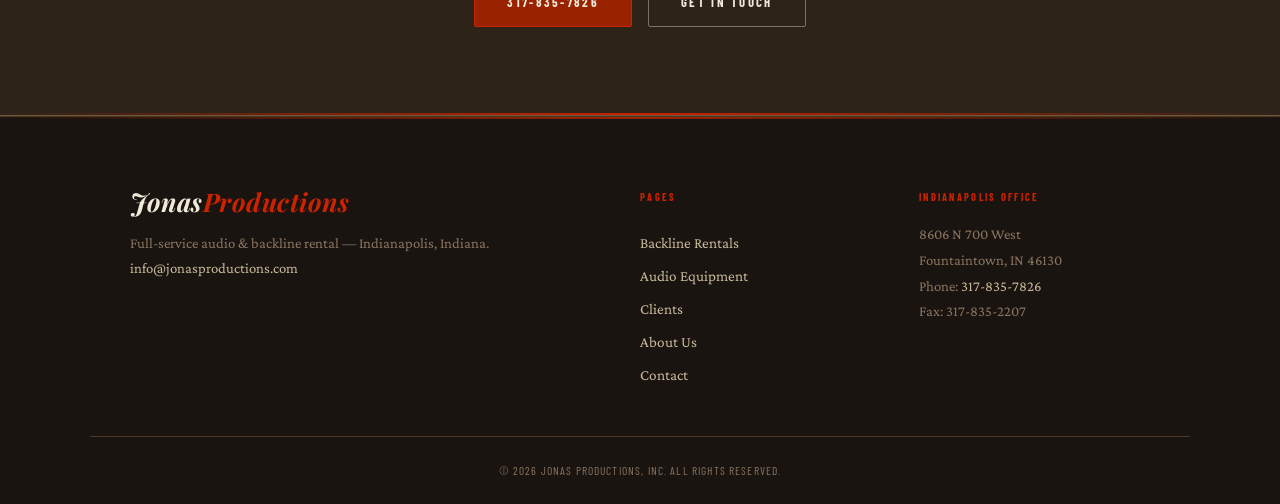
<file: clients.html>
<!DOCTYPE html>
<html lang="en">
<head>
<meta charset="UTF-8">
<meta name="viewport" content="width=device-width, initial-scale=1.0">
<title>Clients — Jonas Productions</title>
<meta name="description" content="Jonas Productions client roster — Presidential inaugurations, Aerosmith, Tony Bennett, London Philharmonic, ABC/Disney, NBC Today Show, and hundreds more.">
<meta property="og:title" content="Clients — Jonas Productions">
<meta property="og:description" content="From Presidential inaugurations to Broadway stages, Fortune 500 corporations to world symphony orchestras — Jonas Productions has served them all.">
<meta property="og:url" content="https://jonasproductions.com/clients.html">
<meta property="og:type" content="website">
<link href="https://fonts.googleapis.com/css2?family=Playfair+Display:ital,wght@0,400;0,700;0,900;1,400;1,700&family=Crimson+Pro:ital,wght@0,300;0,400;0,600;1,300;1,400&family=Barlow+Condensed:wght@400;600;700&display=swap" rel="stylesheet">
<link rel="stylesheet" href="style.css">
</head>
<body>

<header>
  <a href="index.html" class="logo">Jonas<span>Productions</span></a>
  <nav>
    <a href="backline.html">Backline</a>
    <a href="audio.html">Audio</a>
    <a href="clients.html">Clients</a>
    <a href="about.html">About Us</a>
    <a href="contact.html" class="nav-cta">Contact</a>
  </nav>
  <button class="hamburger" aria-label="Menu">&#9776;</button>
</header>

<div class="page-hero">
  <div class="container">
    <p class="section-eyebrow">Our Track Record</p>
    <h1>Clients</h1>
    <p>From Presidential inaugurations to Broadway stages, Fortune 500 corporations to world symphony orchestras — we're proud to have served them all.</p>
  </div>
</div>

<section class="equip-page">
  <div class="container">

    <p class="clients-intro">We are proud to have provided excellent service for our clients, including:</p>

    <!-- CLIENTS_START -->
    <div class="clients-grid">

      <div class="client-category">
        <h3>Concert Artists</h3>
        <ul>
          <li>Aerosmith</li>
          <li>Tony Bennett</li>
          <li>Boyz II Men</li>
          <li>Jimmy Buffett</li>
          <li>Julio Iglesias</li>
          <li>Gerald Levert</li>
        </ul>
      </div>

      <div class="client-category">
        <h3>Broadway Artists</h3>
        <ul>
          <li>Julie Andrews</li>
          <li>Barbara Eden</li>
          <li>Don Knotts</li>
          <li>Mandy Patinkin</li>
        </ul>
      </div>

      <div class="client-category">
        <h3>Corporations</h3>
        <ul>
          <li>American Express</li>
          <li>Ford</li>
          <li>Paine Webber</li>
          <li>Proctor &amp; Gamble</li>
          <li>Daimler-Chrysler</li>
          <li>Philip Morris</li>
          <li>Izusu</li>
          <li>NHRA</li>
        </ul>
      </div>

      <div class="client-category">
        <h3>Political Events</h3>
        <ul>
          <li>President Bush Inauguration</li>
          <li>President Clinton Inauguration</li>
          <li>President Nixon Library Opening</li>
          <li>President Reagan Speech</li>
        </ul>
      </div>

      <div class="client-category">
        <h3>Symphony Orchestras</h3>
        <ul>
          <li>Indianapolis Symphony Orch.</li>
          <li>London Philharmonic</li>
          <li>Paris Symphony</li>
          <li>New York Philharmonic</li>
        </ul>
      </div>

      <div class="client-category">
        <h3>Festivals</h3>
        <ul>
          <li>Cincinnati Jazz Festival</li>
          <li>Indianapolis Jazz Festival</li>
          <li>New Orleans Jazz Festival</li>
        </ul>
      </div>

      <div class="client-category">
        <h3>TV &amp; Film</h3>
        <ul>
          <li>ABC / Disney</li>
          <li>NBC Today Show</li>
          <li>Motown Live</li>
          <li>Rosie O'Donnell</li>
          <li>Tonight w/ Jay Leno</li>
          <li>David Letterman</li>
        </ul>
      </div>

      <div class="client-category">
        <h3>Religious Events</h3>
        <ul>
          <li>Assemblies of God</li>
          <li>Azusa Fellowship</li>
          <li>Nazarene Quadrenium Conf.</li>
          <li>Promise Keepers</li>
          <li>Pope John Paul II</li>
        </ul>
      </div>

    </div>
    <!-- CLIENTS_END -->

  </div>
</section>

<section class="cta-banner">
  <div class="container">
    <h2>Join Our Client Roster</h2>
    <p>Call us anytime to discuss your event production needs.</p>
    <div class="cta-actions">
      <a href="tel:3178357826" class="btn btn-primary">317-835-7826</a>
      <a href="contact.html" class="btn btn-outline-light">Get in Touch</a>
    </div>
  </div>
</section>

<footer>
  <div class="container footer-grid">
    <div class="footer-brand">
      <span class="logo">Jonas<em>Productions</em></span>
      <p>Full-service audio &amp; backline rental — Indianapolis, Indiana.</p>
      <p><a href="mailto:info@jonasproductions.com">info@jonasproductions.com</a></p>
    </div>
    <div class="footer-nav">
      <h4>Pages</h4>
      <a href="backline.html">Backline Rentals</a>
      <a href="audio.html">Audio Equipment</a>
      <a href="clients.html">Clients</a>
      <a href="about.html">About Us</a>
      <a href="contact.html">Contact</a>
    </div>
    <div class="footer-contact">
      <h4>Indianapolis Office</h4>
      <p>8606 N 700 West<br>Fountaintown, IN 46130</p>
      <p>Phone: <a href="tel:3178357826">317-835-7826</a></p>
      <p>Fax: 317-835-2207</p>
    </div>
  </div>
  <div class="footer-bottom">
    <p>© 2026 Jonas Productions, Inc. All rights reserved.</p>
  </div>
</footer>

<script src="nav.js"></script>
</body>
</html>
</file>
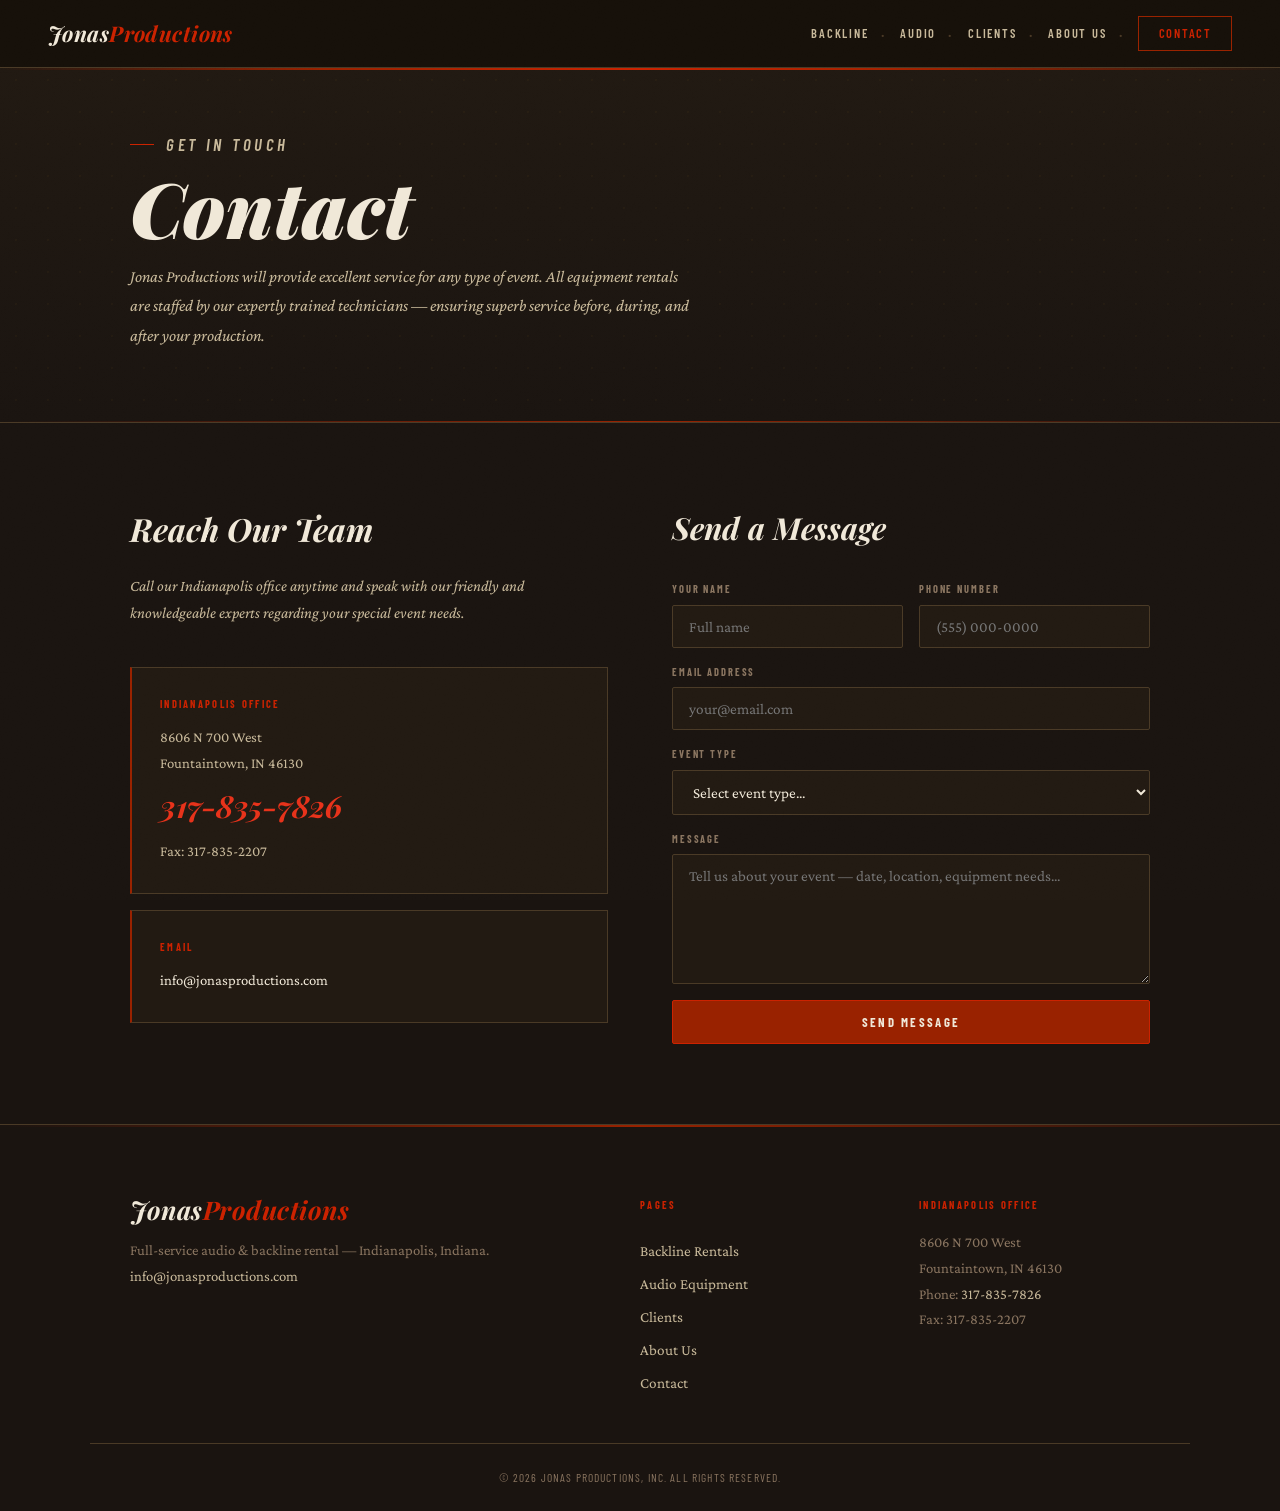
<file: contact.html>
<!DOCTYPE html>
<html lang="en">
<head>
<meta charset="UTF-8">
<meta name="viewport" content="width=device-width, initial-scale=1.0">
<title>Contact — Jonas Productions</title>
<meta name="description" content="Contact Jonas Productions — 317-835-7826 — 8606 N 700 West, Fountaintown IN 46130. Call anytime for audio and backline rental inquiries.">
<meta property="og:title" content="Contact — Jonas Productions">
<meta property="og:description" content="Call our Indianapolis office anytime — 317-835-7826. Our friendly, knowledgeable team is ready to help with your event production needs.">
<meta property="og:url" content="https://jonasproductions.com/contact.html">
<meta property="og:type" content="website">
<link href="https://fonts.googleapis.com/css2?family=Playfair+Display:ital,wght@0,400;0,700;0,900;1,400;1,700&family=Crimson+Pro:ital,wght@0,300;0,400;0,600;1,300;1,400&family=Barlow+Condensed:wght@400;600;700&display=swap" rel="stylesheet">
<link rel="stylesheet" href="style.css">
</head>
<body>

<header>
  <a href="index.html" class="logo">Jonas<span>Productions</span></a>
  <nav>
    <a href="backline.html">Backline</a>
    <a href="audio.html">Audio</a>
    <a href="clients.html">Clients</a>
    <a href="about.html">About Us</a>
    <a href="contact.html" class="nav-cta">Contact</a>
  </nav>
  <button class="hamburger" aria-label="Menu">&#9776;</button>
</header>

<div class="page-hero">
  <div class="container">
    <p class="section-eyebrow">Get In Touch</p>
    <h1>Contact</h1>
    <p>Jonas Productions will provide excellent service for any type of event. All equipment rentals are staffed by our expertly trained technicians — ensuring superb service before, during, and after your production.</p>
  </div>
</div>

<section class="container">
  <div class="contact-grid">

    <div class="contact-info">
      <h2>Reach Our Team</h2>
      <p>Call our Indianapolis office anytime and speak with our friendly and knowledgeable experts regarding your special event needs.</p>

      <!-- CONTACT_INFO_START -->
      <div class="contact-card">
        <h4>Indianapolis Office</h4>
        <p>8606 N 700 West<br>Fountaintown, IN 46130</p>
        <a href="tel:3178357826" class="big-phone">317-835-7826</a>
        <p style="margin-top:0.5rem;">Fax: 317-835-2207</p>
      </div>

      <div class="contact-card">
        <h4>Email</h4>
        <p><a href="mailto:info@jonasproductions.com">info@jonasproductions.com</a></p>
      </div>
      <!-- CONTACT_INFO_END -->
    </div>

    <div class="contact-form-wrap">
      <h2>Send a Message</h2>
      <form class="contact-form" action="https://formspree.io/f/mreobajd" method="POST">
        <input type="hidden" name="_subject" value="New inquiry from jonasproductions.com">
        <div class="form-row">
          <div class="form-group">
            <label for="name">Your Name</label>
            <input type="text" id="name" name="name" placeholder="Full name" required>
          </div>
          <div class="form-group">
            <label for="phone">Phone Number</label>
            <input type="tel" id="phone" name="phone" placeholder="(555) 000-0000">
          </div>
        </div>
        <div class="form-group">
          <label for="email">Email Address</label>
          <input type="email" id="email" name="email" placeholder="your@email.com" required>
        </div>
        <div class="form-group">
          <label for="event">Event Type</label>
          <select id="event" name="event">
            <option value="">Select event type...</option>
            <option>Corporate Event</option>
            <option>Concert / Tour</option>
            <option>Festival</option>
            <option>Political / Government</option>
            <option>Religious Event</option>
            <option>TV / Film Production</option>
            <option>Broadway / Theater</option>
            <option>Other</option>
          </select>
        </div>
        <div class="form-group">
          <label for="message">Message</label>
          <textarea id="message" name="message" placeholder="Tell us about your event — date, location, equipment needs..."></textarea>
        </div>
        <button type="submit" class="btn btn-primary" style="width:100%; text-align:center;">Send Message</button>
      </form>
    </div>

  </div>
</section>

<footer>
  <div class="container footer-grid">
    <div class="footer-brand">
      <span class="logo">Jonas<em>Productions</em></span>
      <p>Full-service audio &amp; backline rental — Indianapolis, Indiana.</p>
      <p><a href="mailto:info@jonasproductions.com">info@jonasproductions.com</a></p>
    </div>
    <div class="footer-nav">
      <h4>Pages</h4>
      <a href="backline.html">Backline Rentals</a>
      <a href="audio.html">Audio Equipment</a>
      <a href="clients.html">Clients</a>
      <a href="about.html">About Us</a>
      <a href="contact.html">Contact</a>
    </div>
    <div class="footer-contact">
      <h4>Indianapolis Office</h4>
      <p>8606 N 700 West<br>Fountaintown, IN 46130</p>
      <p>Phone: <a href="tel:3178357826">317-835-7826</a></p>
      <p>Fax: 317-835-2207</p>
    </div>
  </div>
  <div class="footer-bottom">
    <p>© 2026 Jonas Productions, Inc. All rights reserved.</p>
  </div>
</footer>

<script src="nav.js"></script>
</body>
</html>
</file>
<file: style.css>
/* ── RESET ── */
*, *::before, *::after { box-sizing: border-box; margin: 0; padding: 0; }

:root {
  --ink:        #1a1410;
  --deep:       #221a12;
  --warm:       #2e2318;
  --panel:      #352a1c;
  --border:     #4a3a26;
  --border-lt:  #6b5438;
  --gold:       #cc2200;
  --gold-lt:    #e8321a;
  --gold-dim:   #992200;
  --cream:      #f0e8d8;
  --cream-dim:  #c8b99a;
  --muted:      #8a7560;
  --red:        #8b2020;
  --red-lt:     #b03030;

  --font-display: 'Playfair Display', Georgia, serif;
  --font-body:    'Crimson Pro', Georgia, serif;
  --font-label:   'Barlow Condensed', sans-serif;

  --radius: 2px;
  --transition: 0.2s ease;
}

html { scroll-behavior: smooth; }

body {
  background: var(--ink);
  color: var(--cream);
  font-family: var(--font-body);
  font-size: 18px;
  line-height: 1.65;
  overflow-x: hidden;
}

a { color: inherit; text-decoration: none; }
img { display: block; max-width: 100%; }

/* Paper texture */
body::before {
  content: '';
  position: fixed; inset: 0; z-index: 9999;
  pointer-events: none;
  opacity: 0.04;
  background-image: url("data:image/svg+xml,%3Csvg xmlns='http://www.w3.org/2000/svg' width='300' height='300'%3E%3Cfilter id='n'%3E%3CfeTurbulence type='fractalNoise' baseFrequency='0.65' numOctaves='3' stitchTiles='stitch'/%3E%3CfeColorMatrix type='saturate' values='0'/%3E%3C/filter%3E%3Crect width='300' height='300' filter='url(%23n)'/%3E%3C/svg%3E");
  mix-blend-mode: overlay;
}

.container { max-width: 1100px; margin: 0 auto; padding: 0 2.5rem; }

/* ── HEADER ── */
header {
  position: fixed; top: 0; left: 0; right: 0; z-index: 500;
  display: flex; align-items: center; justify-content: space-between;
  padding: 0 3rem; height: 68px;
  background: rgba(22, 16, 10, 0.96);
  backdrop-filter: blur(12px);
  border-bottom: 1px solid var(--border);
}
header::after {
  content: '';
  position: absolute; bottom: -3px; left: 0; right: 0; height: 2px;
  background: linear-gradient(90deg, transparent, var(--gold-dim), var(--gold), var(--gold-dim), transparent);
}

.logo {
  font-family: var(--font-display);
  font-size: 1.35rem; font-weight: 700;
  letter-spacing: 0.02em; color: var(--cream);
  line-height: 1; font-style: italic;
}
.logo span, .logo em { color: var(--gold); font-style: italic; }

nav { display: flex; align-items: center; gap: 0; }
nav a {
  font-family: var(--font-label);
  font-size: 0.78rem; font-weight: 600;
  letter-spacing: 0.14em; text-transform: uppercase;
  color: var(--cream-dim); padding: 0.4rem 1rem;
  transition: color var(--transition); position: relative;
}
nav a::after {
  content: '·'; position: absolute; right: -1px; top: 50%;
  transform: translateY(-50%); color: var(--border); font-size: 1rem;
}
nav a:last-child::after { display: none; }
nav a:hover { color: var(--gold-lt); }
nav a.active { color: var(--gold); }
nav a.nav-cta {
  font-family: var(--font-label);
  background: transparent; border: 1px solid var(--gold-dim);
  color: var(--gold); margin-left: 1rem; padding: 0.4rem 1.2rem;
}
nav a.nav-cta::after { display: none; }
nav a.nav-cta:hover { background: var(--gold-dim); color: var(--cream); border-color: var(--gold); }

.hamburger { display: none; background: none; border: none; color: var(--cream); font-size: 1.4rem; cursor: pointer; }

/* ── BUTTONS ── */
.btn {
  display: inline-block;
  font-family: var(--font-label); font-weight: 700;
  font-size: 0.8rem; letter-spacing: 0.18em; text-transform: uppercase;
  padding: 0.8rem 2rem; border-radius: var(--radius);
  transition: all var(--transition); cursor: pointer;
}
.btn-primary { background: var(--gold-dim); color: var(--cream); border: 1px solid var(--gold); }
.btn-primary:hover { background: var(--gold); color: var(--ink); }
.btn-secondary { background: transparent; color: var(--cream-dim); border: 1px solid var(--border-lt); }
.btn-secondary:hover { border-color: var(--cream-dim); color: var(--cream); }
.btn-outline { background: transparent; color: var(--cream-dim); border: 1px solid var(--border-lt); }
.btn-outline:hover { border-color: var(--gold-dim); color: var(--gold-lt); }
.btn-outline-light { background: transparent; color: var(--cream); border: 1px solid rgba(240,232,216,0.4); }
.btn-outline-light:hover { background: rgba(240,232,216,0.1); }

/* ── HERO ── */
.hero {
  position: relative; min-height: 100vh;
  display: flex; align-items: center;
  padding: 120px 3rem 5rem; overflow: hidden;
}
.hero-bg {
  position: absolute; inset: 0; z-index: 0;
  background:
    radial-gradient(ellipse 80% 60% at 20% 50%, rgba(139,80,20,0.22) 0%, transparent 60%),
    radial-gradient(ellipse 50% 80% at 80% 30%, rgba(100,40,10,0.15) 0%, transparent 60%),
    var(--ink);
}
.hero-bg::after {
  content: '';
  position: absolute; inset: 0;
  background-image: radial-gradient(circle, rgba(201,146,42,0.05) 1px, transparent 1px);
  background-size: 28px 28px;
}

.hero-content { position: relative; z-index: 1; max-width: 680px; animation: fadeUp 0.9s ease both; }

.hero-eyebrow {
  font-family: var(--font-label); font-size: 0.72rem; font-weight: 600;
  letter-spacing: 0.25em; text-transform: uppercase; color: var(--gold);
  margin-bottom: 1.25rem; display: flex; align-items: center; gap: 0.75rem;
}
.hero-eyebrow::before { content: ''; display: inline-block; width: 32px; height: 1px; background: var(--gold); }

.hero h1 {
  font-family: var(--font-display); font-size: clamp(3.2rem, 7vw, 6.5rem);
  font-weight: 900; line-height: 0.95; letter-spacing: -0.01em; color: var(--cream);
  margin-bottom: 0.15em;
}
.hero h1 em { font-style: italic; color: var(--gold-lt); }

.hero-rule { width: 80px; height: 3px; background: linear-gradient(90deg, var(--gold), var(--gold-dim)); margin: 1.5rem 0; }

.hero-sub {
  font-size: 1.15rem; font-weight: 300; font-style: italic;
  color: var(--cream-dim); max-width: 500px; margin-bottom: 2.5rem; line-height: 1.75;
}
.hero-actions { display: flex; gap: 1rem; flex-wrap: wrap; }

.hero-phone {
  position: absolute; bottom: 3rem; right: 3rem; z-index: 1;
  text-align: right; border-right: 2px solid var(--gold-dim); padding-right: 1.25rem;
  animation: fadeUp 0.9s 0.3s ease both;
}
.hero-phone span {
  display: block; font-family: var(--font-label); font-size: 0.65rem;
  letter-spacing: 0.22em; text-transform: uppercase; color: var(--muted); margin-bottom: 0.3rem;
}
.hero-phone a {
  font-family: var(--font-display); font-size: 1.6rem; font-weight: 700;
  color: var(--gold-lt); letter-spacing: 0.03em;
}
.hero-phone a:hover { color: var(--cream); }

/* ── SECTION HEADERS ── */
.section-eyebrow {
  font-family: var(--font-label); font-size: 0.7rem; font-weight: 600;
  letter-spacing: 0.22em; text-transform: uppercase; color: var(--gold);
  margin-bottom: 0.6rem; display: flex; align-items: center; gap: 0.75rem;
}
.section-eyebrow::before { content: ''; display: inline-block; width: 24px; height: 1px; background: var(--gold); }

.section-title {
  font-family: var(--font-display); font-size: clamp(2rem, 3.5vw, 2.8rem);
  font-weight: 700; font-style: italic; line-height: 1.1; margin-bottom: 0.75rem;
}
.section-sub { color: var(--cream-dim); font-style: italic; font-size: 1rem; max-width: 520px; margin-top: 0.75rem; line-height: 1.7; }

/* ── INTRO ── */
.intro {
  background: var(--deep); padding: 6rem 0;
  border-top: 1px solid var(--border); border-bottom: 1px solid var(--border);
  position: relative;
}
.intro::before {
  content: ''; position: absolute; top: 0; left: 0; right: 0; height: 1px;
  background: linear-gradient(90deg, transparent, var(--gold-dim), transparent);
}
.intro-grid { display: grid; grid-template-columns: 1.2fr 1fr; gap: 5rem; align-items: center; }
.intro-text h2 { font-family: var(--font-display); font-size: clamp(2.2rem, 3.5vw, 3rem); font-weight: 700; line-height: 1.1; margin-bottom: 1.5rem; font-style: italic; }
.intro-text p { font-size: 1.05rem; color: var(--cream-dim); font-weight: 300; margin-bottom: 2rem; line-height: 1.8; }

.intro-stats { display: grid; grid-template-columns: 1fr 1fr; gap: 1px; background: var(--border); border: 1px solid var(--border); }
.stat {
  background: var(--warm); padding: 1.75rem 1.5rem;
  display: flex; flex-direction: column; gap: 0.4rem; position: relative;
}
.stat::before { content: ''; position: absolute; top: 0; left: 0; right: 0; height: 2px; background: var(--gold-dim); }
.stat-num { font-family: var(--font-display); font-size: 2.8rem; font-weight: 900; color: var(--gold-lt); line-height: 1; }
.stat-label { font-family: var(--font-label); font-size: 0.7rem; font-weight: 600; letter-spacing: 0.14em; text-transform: uppercase; color: var(--muted); }

/* ── SERVICES ── */
.services { padding: 6rem 0; }
.section-header { margin-bottom: 3.5rem; }

.services-grid {
  display: grid; grid-template-columns: repeat(3, 1fr);
  gap: 1px; background: var(--border); border: 1px solid var(--border);
}
.service-card {
  display: block; background: var(--deep); padding: 2.5rem 2rem;
  transition: background var(--transition); position: relative; overflow: hidden;
}
.service-card::before {
  content: ''; position: absolute; top: 0; left: 0; right: 0; height: 2px;
  background: transparent; transition: background var(--transition);
}
.service-card:hover { background: var(--warm); }
.service-card:hover::before { background: linear-gradient(90deg, var(--gold-dim), var(--gold)); }

.service-num { font-family: var(--font-display); font-size: 3.5rem; font-weight: 900; color: var(--border-lt); line-height: 1; margin-bottom: 0.5rem; font-style: italic; transition: color var(--transition); }
.service-card:hover .service-num { color: var(--gold-dim); }
.service-card h3 { font-family: var(--font-display); font-size: 1.5rem; font-weight: 700; font-style: italic; margin-bottom: 0.75rem; color: var(--cream); }
.service-card p { font-size: 0.95rem; color: var(--cream-dim); font-weight: 300; line-height: 1.7; margin-bottom: 1.5rem; }
.service-link { font-family: var(--font-label); font-size: 0.72rem; font-weight: 700; letter-spacing: 0.16em; text-transform: uppercase; color: var(--gold-dim); transition: color var(--transition); }
.service-card:hover .service-link { color: var(--gold-lt); }

/* ── TOURING ── */
.touring {
  background: var(--deep); border-top: 1px solid var(--border); border-bottom: 1px solid var(--border);
  padding: 6rem 0; position: relative;
}
.touring::before, .touring::after {
  content: ''; position: absolute; left: 0; right: 0; height: 1px;
  background: linear-gradient(90deg, transparent, var(--gold-dim), transparent);
}
.touring::before { top: 0; }
.touring::after  { bottom: 0; }

.touring-grid { display: grid; grid-template-columns: repeat(5, 1fr); gap: 1px; background: var(--border); border: 1px solid var(--border); margin-top: 3rem; }
.touring-act { background: var(--warm); padding: 1.75rem 1.5rem; display: flex; flex-direction: column; gap: 0.5rem; transition: background var(--transition); }
.touring-act:hover { background: var(--panel); }
.touring-act::before { content: '★'; font-size: 0.6rem; color: var(--gold-dim); margin-bottom: 0.25rem; }
.touring-act span { font-family: var(--font-display); font-size: 1.05rem; font-weight: 700; font-style: italic; color: var(--cream); line-height: 1.2; }
.touring-act em { font-style: normal; font-family: var(--font-label); font-size: 0.65rem; letter-spacing: 0.18em; text-transform: uppercase; color: var(--gold); }

/* ── CTA BANNER ── */
.cta-banner {
  background: var(--warm); padding: 5.5rem 0; text-align: center;
  position: relative; overflow: hidden;
  border-top: 1px solid var(--border-lt); border-bottom: 1px solid var(--border-lt);
}
.cta-banner::before { content: ''; position: absolute; top: 0; left: 0; right: 0; height: 2px; background: linear-gradient(90deg, transparent, var(--gold), transparent); }
.cta-banner::after  { content: ''; position: absolute; bottom: 0; left: 0; right: 0; height: 2px; background: linear-gradient(90deg, transparent, var(--gold), transparent); }
.cta-banner h2 { font-family: var(--font-display); font-size: clamp(1.8rem, 3.5vw, 2.8rem); font-style: italic; font-weight: 700; margin-bottom: 0.75rem; }
.cta-banner p { color: var(--cream-dim); font-style: italic; margin-bottom: 2.25rem; font-size: 1.05rem; }
.cta-actions { display: flex; gap: 1rem; justify-content: center; flex-wrap: wrap; }

/* ── FOOTER ── */
footer { background: var(--ink); border-top: 1px solid var(--border); padding: 4.5rem 0 0; position: relative; }
footer::before { content: ''; position: absolute; top: 0; left: 0; right: 0; height: 2px; background: linear-gradient(90deg, transparent, var(--gold-dim), transparent); }

.footer-grid { display: grid; grid-template-columns: 2fr 1fr 1fr; gap: 3rem; padding-bottom: 3rem; border-bottom: 1px solid var(--border); }
.footer-brand .logo { display: block; font-size: 1.6rem; margin-bottom: 1rem; }
.footer-brand p, .footer-contact p { font-size: 0.92rem; color: var(--muted); line-height: 1.75; }
.footer-brand a, .footer-contact a { color: var(--cream-dim); }
.footer-brand a:hover, .footer-contact a:hover { color: var(--gold-lt); }
.footer-nav h4, .footer-contact h4 { font-family: var(--font-label); font-size: 0.65rem; font-weight: 700; letter-spacing: 0.22em; text-transform: uppercase; color: var(--gold); margin-bottom: 1rem; }
.footer-nav { display: flex; flex-direction: column; gap: 0.5rem; }
.footer-nav a { font-size: 0.95rem; color: var(--cream-dim); transition: color var(--transition); }
.footer-nav a:hover { color: var(--gold-lt); }
.footer-bottom { padding: 1.5rem 2.5rem; text-align: center; font-family: var(--font-label); font-size: 0.72rem; letter-spacing: 0.1em; color: var(--muted); text-transform: uppercase; }

/* ── PAGE HERO ── */
.page-hero {
  padding: 130px 3rem 4.5rem;
  background: linear-gradient(to bottom, var(--deep) 0%, var(--ink) 100%);
  border-bottom: 1px solid var(--border); position: relative; overflow: hidden;
}
.page-hero::after { content: ''; position: absolute; bottom: 0; left: 0; right: 0; height: 1px; background: linear-gradient(90deg, transparent, var(--gold-dim), transparent); }
.page-hero::before { content: ''; position: absolute; inset: 0; background-image: radial-gradient(circle, rgba(201,146,42,0.04) 1px, transparent 1px); background-size: 32px 32px; }
.page-hero .container { position: relative; z-index: 1; }
.page-hero h1 { font-family: var(--font-display); font-size: clamp(2.8rem, 6vw, 5rem); font-weight: 900; font-style: italic; line-height: 1; margin-bottom: 1rem; color: var(--cream); }
.page-hero p { font-size: 1.05rem; font-style: italic; color: var(--cream-dim); max-width: 560px; line-height: 1.75; }

/* ── EQUIPMENT ── */
.equip-page { padding: 5rem 0; }
.equip-intro { font-size: 1.05rem; font-style: italic; color: var(--cream-dim); max-width: 680px; line-height: 1.8; margin-bottom: 4rem; padding-bottom: 3rem; border-bottom: 1px solid var(--border); }
.equip-intro strong { color: var(--cream); font-style: normal; font-weight: 600; }

.equip-grid { display: grid; grid-template-columns: repeat(auto-fill, minmax(260px, 1fr)); gap: 1px; background: var(--border); border: 1px solid var(--border); }
.equip-category { background: var(--deep); padding: 2rem 1.75rem; transition: background var(--transition); position: relative; }
.equip-category:hover { background: var(--warm); }
.equip-category::before { content: ''; position: absolute; top: 0; left: 0; right: 0; height: 2px; background: linear-gradient(90deg, var(--gold-dim), transparent); }
.equip-category h3 { font-family: var(--font-display); font-size: 1.15rem; font-weight: 700; font-style: italic; color: var(--cream); margin-bottom: 1rem; padding-bottom: 0.75rem; border-bottom: 1px solid var(--border); }
.equip-category ul { list-style: none; }
.equip-category ul li { font-size: 0.92rem; color: var(--cream-dim); font-weight: 300; padding: 0.2rem 0 0.2rem 1.1rem; position: relative; line-height: 1.5; }
.equip-category ul li::before { content: '—'; position: absolute; left: 0; color: var(--gold-dim); font-size: 0.7rem; top: 0.22em; }

/* ── CLIENTS ── */
.clients-intro { font-size: 1.15rem; font-style: italic; color: var(--cream-dim); margin-bottom: 4rem; padding-bottom: 3rem; border-bottom: 1px solid var(--border); }
.clients-grid { display: grid; grid-template-columns: repeat(auto-fill, minmax(240px, 1fr)); gap: 1px; background: var(--border); border: 1px solid var(--border); }
.client-category { background: var(--deep); padding: 2rem 1.75rem; transition: background var(--transition); }
.client-category:hover { background: var(--warm); }
.client-category h3 { font-family: var(--font-display); font-size: 1.05rem; font-weight: 700; font-style: italic; color: var(--gold-lt); margin-bottom: 1rem; padding-bottom: 0.75rem; border-bottom: 1px solid var(--border); }
.client-category ul { list-style: none; }
.client-category ul li { font-size: 0.92rem; color: var(--cream-dim); font-weight: 300; padding: 0.2rem 0; line-height: 1.5; }

/* ── ABOUT ── */
.about-grid { display: grid; grid-template-columns: 1fr 1fr; gap: 5rem; align-items: start; padding: 5rem 0; }
.about-text h2 { font-family: var(--font-display); font-size: 2.2rem; font-weight: 700; font-style: italic; line-height: 1.1; margin-bottom: 1.5rem; }
.about-text p { font-size: 1rem; color: var(--cream-dim); font-weight: 300; line-height: 1.8; margin-bottom: 1.25rem; }
.about-text strong { color: var(--cream); font-weight: 600; }

.about-tours { background: var(--deep); border: 1px solid var(--border); padding: 2.5rem; position: relative; }
.about-tours::before { content: ''; position: absolute; top: 0; left: 0; right: 0; height: 2px; background: linear-gradient(90deg, var(--gold-dim), var(--gold), var(--gold-dim)); }
.about-tours h3 { font-family: var(--font-display); font-size: 1.5rem; font-weight: 700; font-style: italic; margin-bottom: 0.5rem; color: var(--cream); }
.tour-item { display: flex; justify-content: space-between; align-items: center; padding: 0.9rem 0; border-bottom: 1px solid var(--border); }
.tour-item:last-child { border-bottom: none; }
.tour-item span { font-weight: 400; font-size: 0.98rem; }
.tour-item em { font-style: normal; font-family: var(--font-label); font-size: 0.68rem; font-weight: 600; letter-spacing: 0.14em; text-transform: uppercase; color: var(--gold); }

/* ── CONTACT ── */
.contact-grid { display: grid; grid-template-columns: 1fr 1fr; gap: 4rem; padding: 5rem 0; align-items: start; }
.contact-info h2 { font-family: var(--font-display); font-size: 2rem; font-weight: 700; font-style: italic; margin-bottom: 1rem; }
.contact-info p { font-size: 0.98rem; font-style: italic; color: var(--cream-dim); margin-bottom: 2.5rem; line-height: 1.75; }
.contact-card { background: var(--deep); border: 1px solid var(--border); border-left: 2px solid var(--gold-dim); padding: 1.75rem; margin-bottom: 1rem; }
.contact-card h4 { font-family: var(--font-label); font-size: 0.65rem; font-weight: 700; letter-spacing: 0.22em; text-transform: uppercase; color: var(--gold); margin-bottom: 0.75rem; }
.contact-card p { font-size: 0.92rem; color: var(--cream-dim); line-height: 1.75; margin: 0; font-style: normal; }
.contact-card a { color: var(--cream); }
.contact-card a:hover { color: var(--gold-lt); }
.contact-card .big-phone { font-family: var(--font-display); font-size: 1.9rem; font-weight: 700; font-style: italic; color: var(--gold-lt); display: block; margin-top: 0.3rem; }

.contact-form-wrap h2 { font-family: var(--font-display); font-size: 1.9rem; font-weight: 700; font-style: italic; margin-bottom: 1.75rem; }
.contact-form { display: flex; flex-direction: column; gap: 1rem; }
.form-row { display: grid; grid-template-columns: 1fr 1fr; gap: 1rem; }
.form-group { display: flex; flex-direction: column; gap: 0.4rem; }
.form-group label { font-family: var(--font-label); font-size: 0.65rem; font-weight: 700; letter-spacing: 0.18em; text-transform: uppercase; color: var(--muted); }
.form-group input, .form-group textarea, .form-group select { background: var(--deep); border: 1px solid var(--border); color: var(--cream); font-family: var(--font-body); font-size: 0.95rem; padding: 0.75rem 1rem; border-radius: var(--radius); transition: border-color var(--transition); outline: none; }
.form-group input:focus, .form-group textarea:focus, .form-group select:focus { border-color: var(--gold-dim); }
.form-group textarea { min-height: 130px; resize: vertical; }
.form-group select option { background: var(--deep); }

/* ── ANIMATIONS ── */
@keyframes fadeUp {
  from { opacity: 0; transform: translateY(18px); }
  to   { opacity: 1; transform: translateY(0); }
}

/* ── MOBILE ── */
@media (max-width: 768px) {
  header { padding: 0 1.5rem; }
  .hamburger { display: block; }
  nav { position: fixed; top: 68px; left: 0; right: 0; background: var(--deep); border-bottom: 1px solid var(--border); flex-direction: column; align-items: stretch; padding: 1rem; gap: 0; transform: translateY(-120%); transition: transform 0.25s ease; }
  nav.open { transform: translateY(0); }
  nav a::after { display: none; }
  nav a { padding: 0.75rem 1rem; }
  nav a.nav-cta { margin-left: 0; margin-top: 0.5rem; }
  .hero { padding: 100px 1.5rem 6rem; }
  .hero-phone { right: 1.5rem; bottom: 1.5rem; }
  .intro-grid, .about-grid, .contact-grid { grid-template-columns: 1fr; gap: 3rem; }
  .services-grid { grid-template-columns: 1fr; }
  .touring-grid { grid-template-columns: 1fr 1fr; }
  .footer-grid { grid-template-columns: 1fr; gap: 2rem; }
  .equip-grid, .clients-grid { grid-template-columns: 1fr; }
  .form-row { grid-template-columns: 1fr; }
  .intro-stats { grid-template-columns: 1fr 1fr; }
  .page-hero { padding: 110px 1.5rem 3rem; }
}
@media (max-width: 480px) {
  .touring-grid { grid-template-columns: 1fr; }
}
</file>
